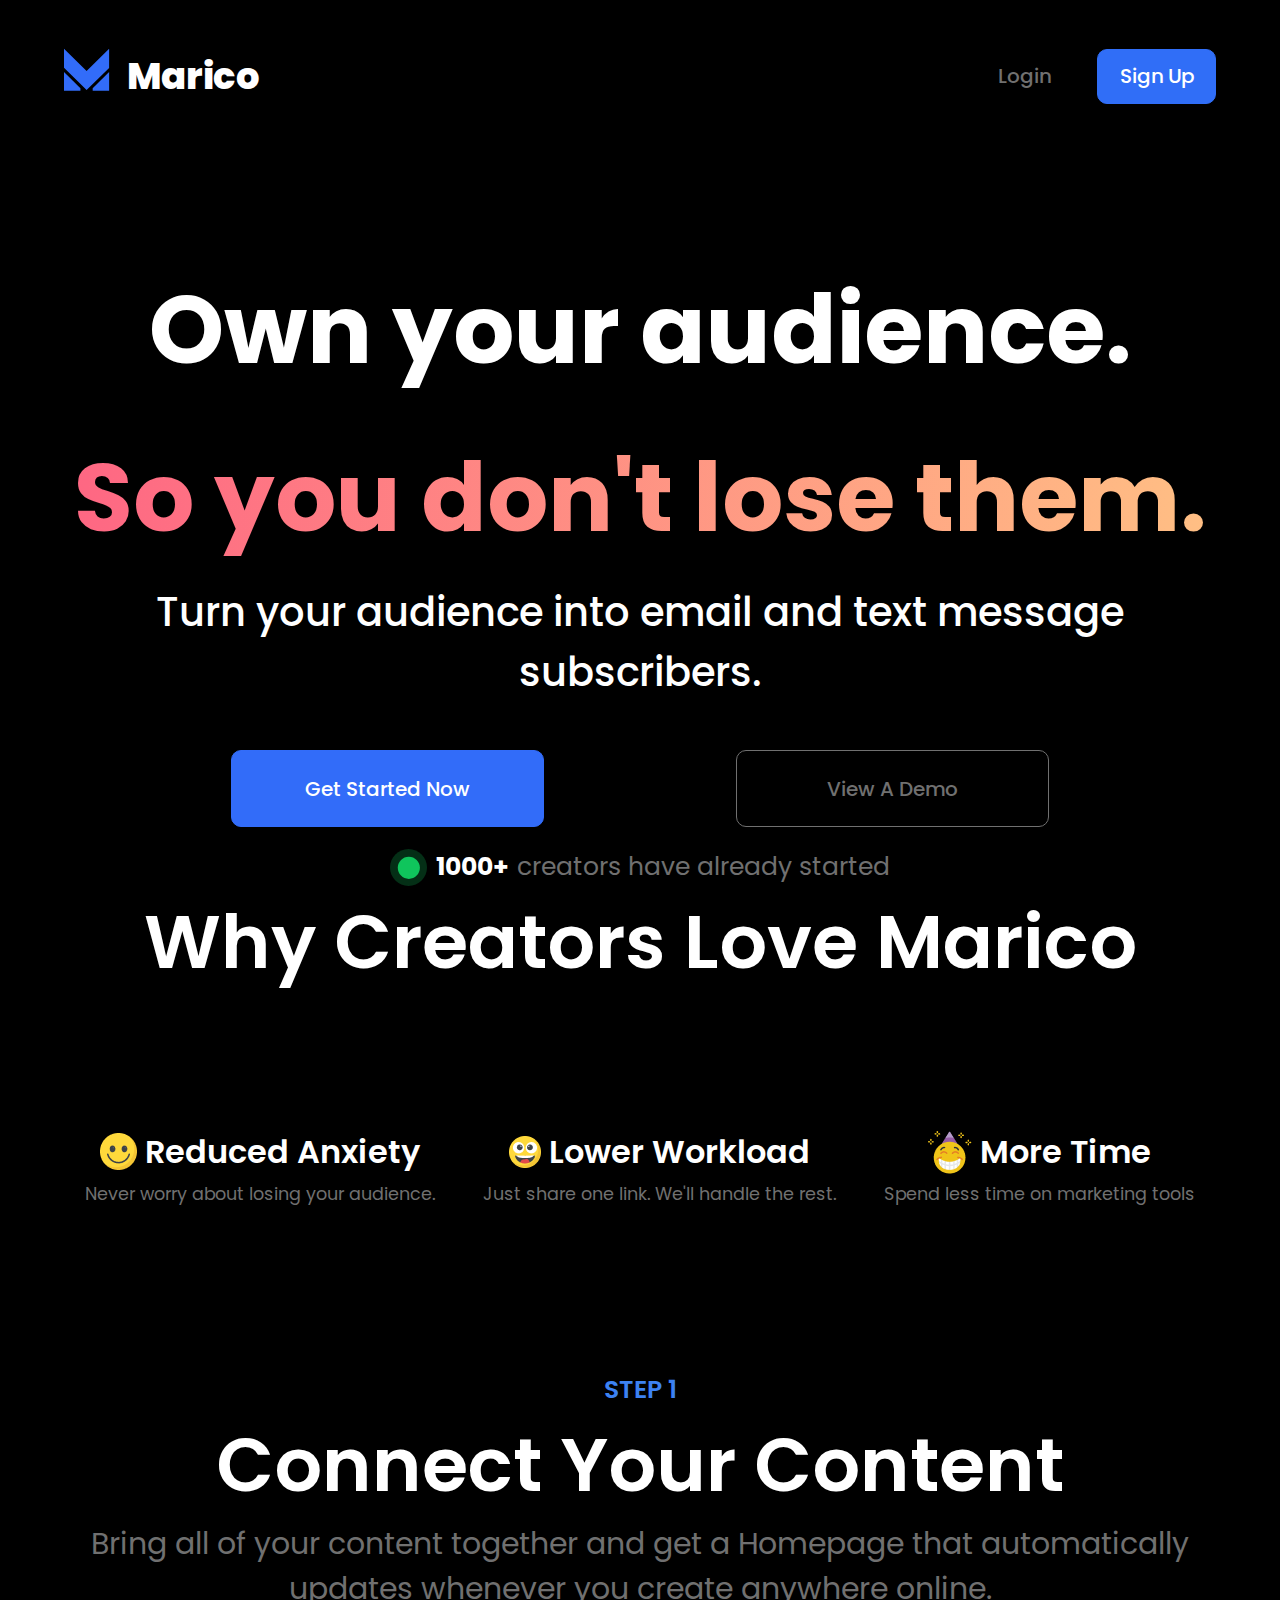
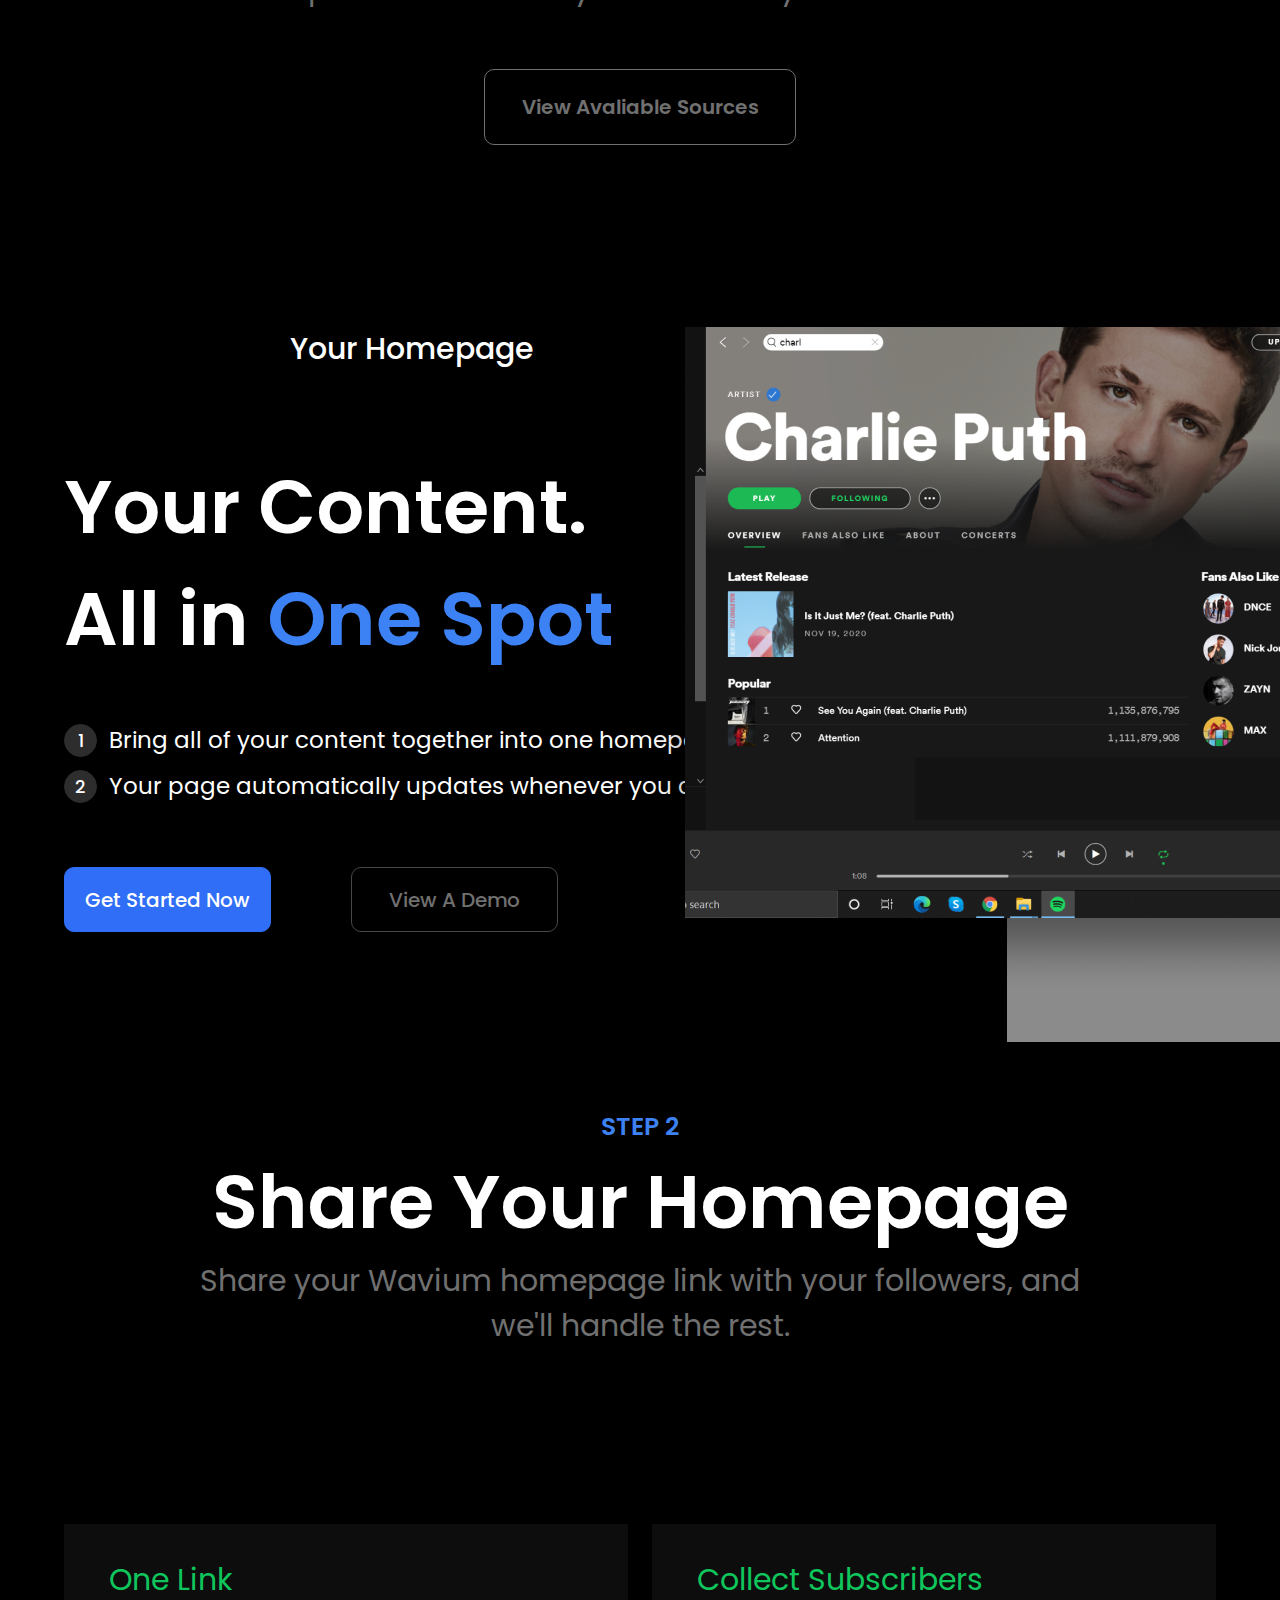
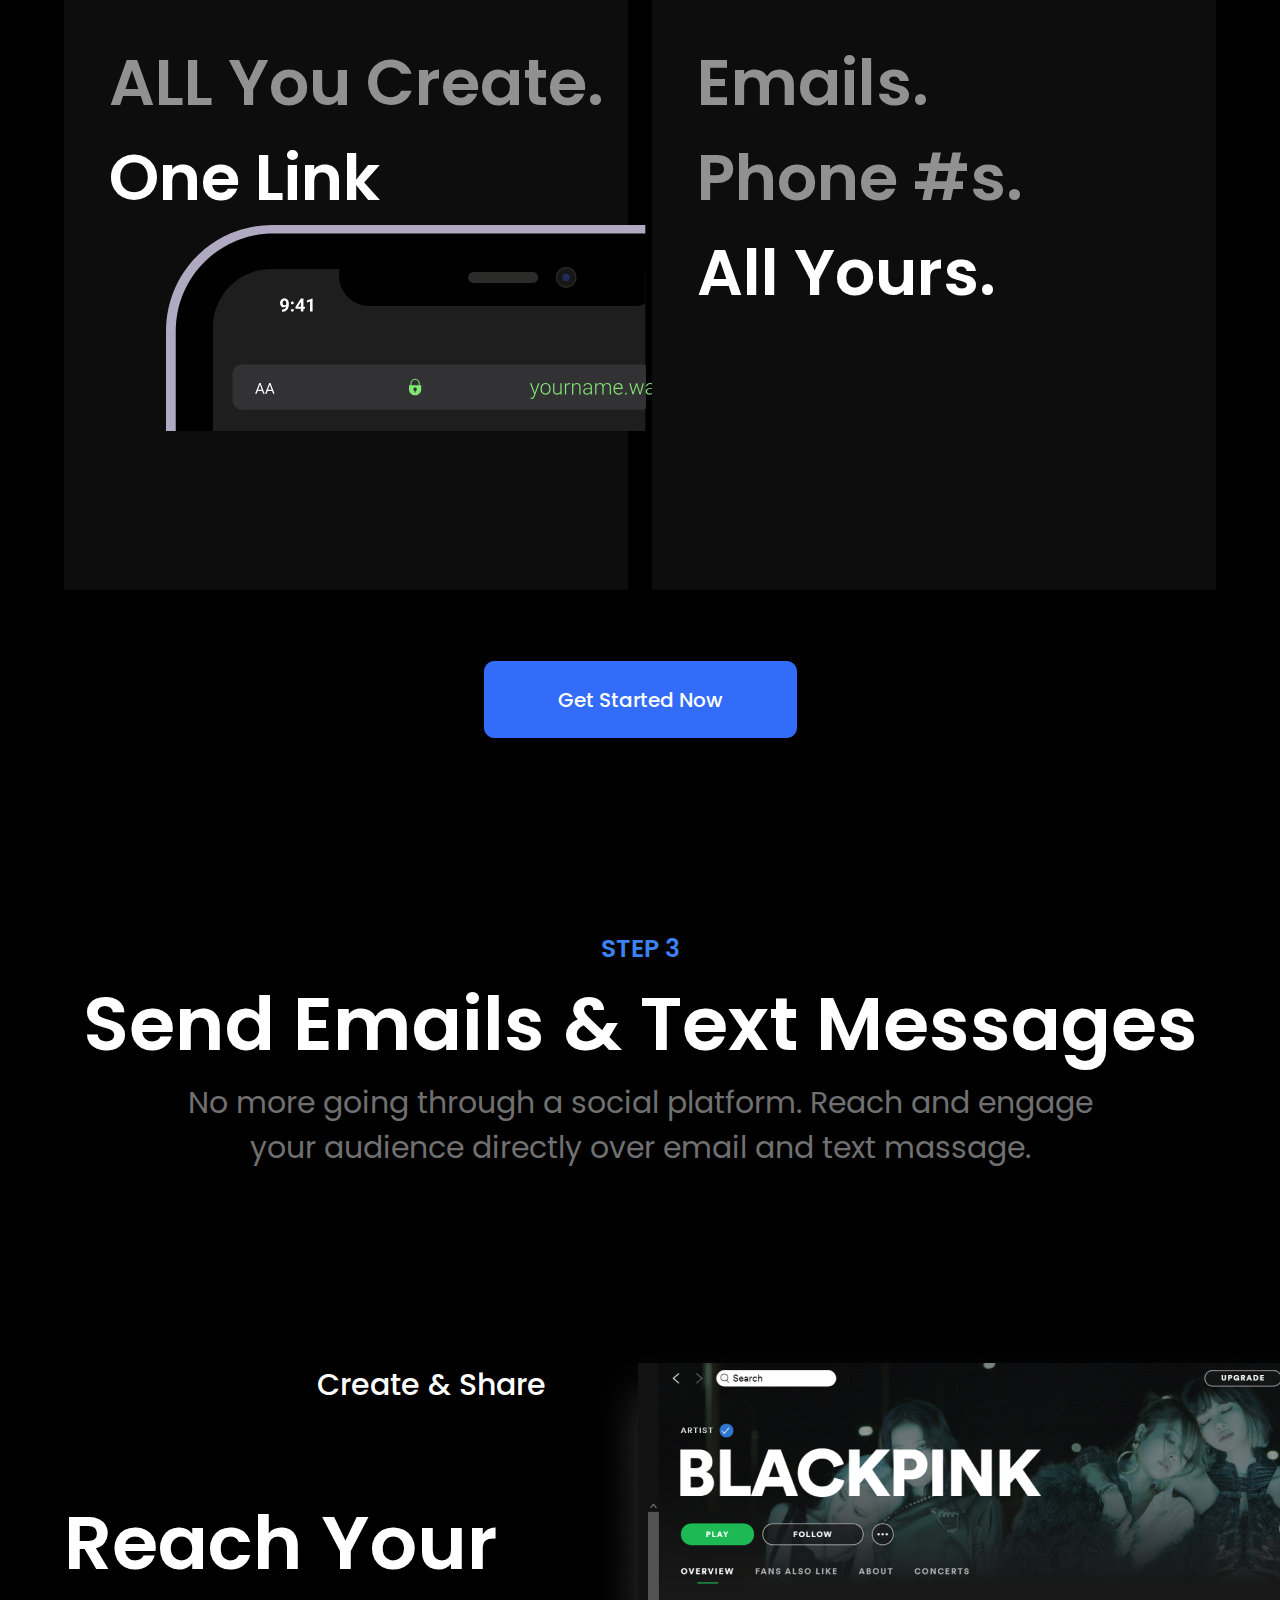
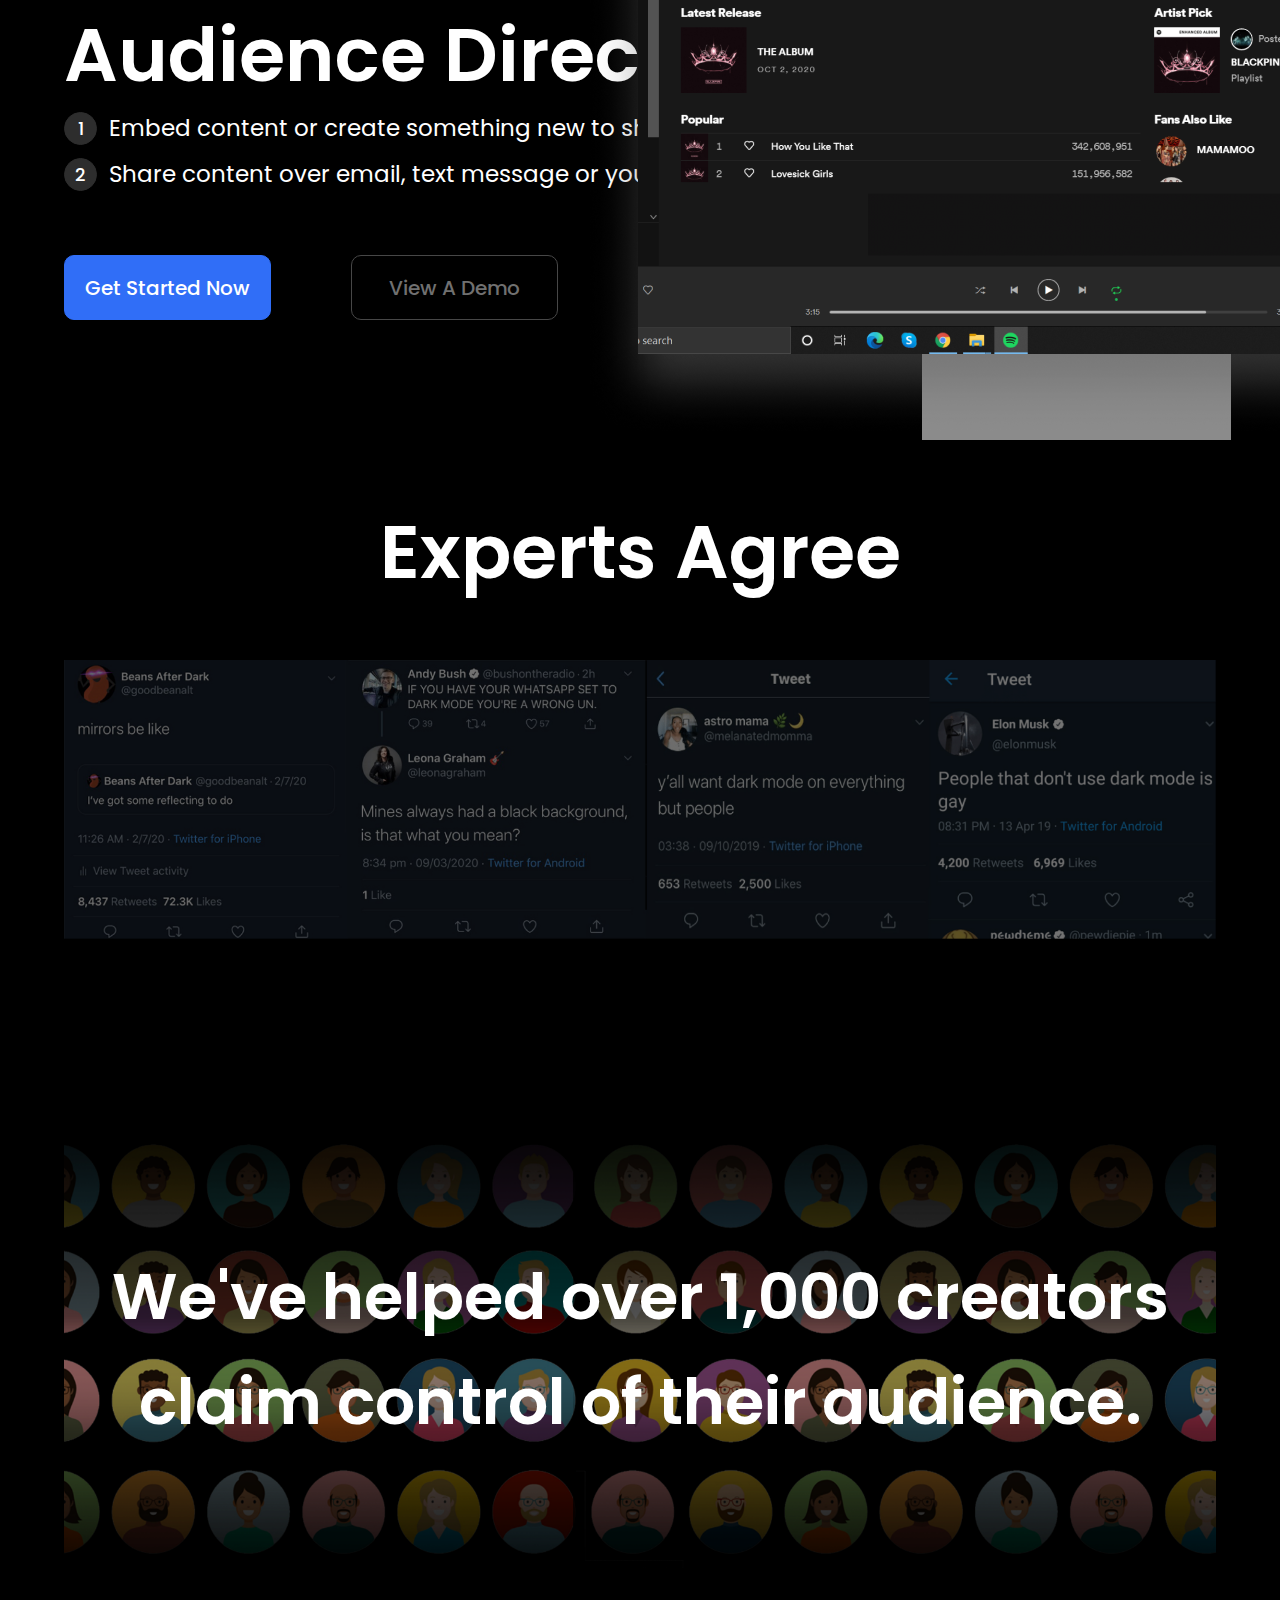
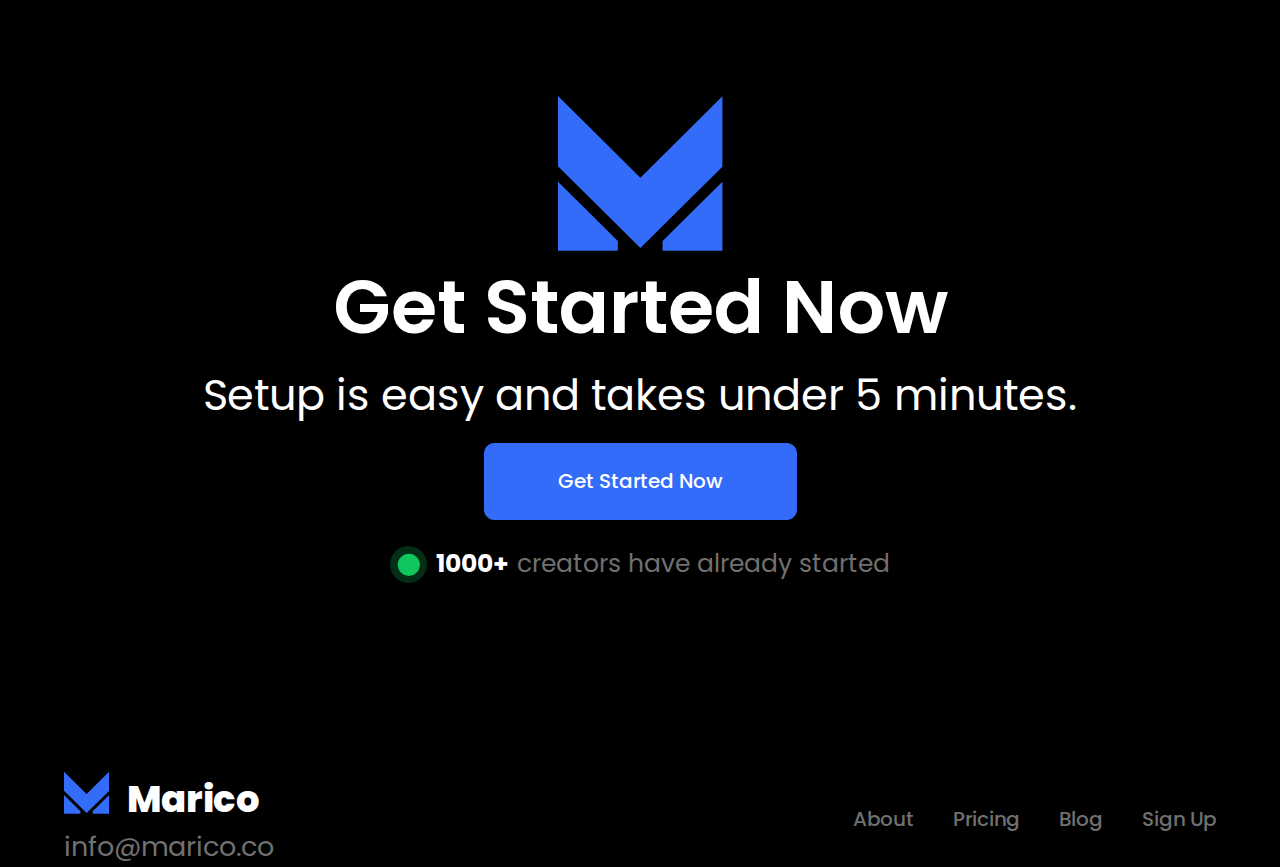
<file: index.html>
<!DOCTYPE html>
<html lang="en">
<head>
    <meta charset="UTF-8">
    <meta name="viewport" content="width=device-width, initial-scale=1.0">
    <title>Index | Marico</title>
    <link rel="preconnect" href="https://fonts.googleapis.com">
    <link rel="preconnect" href="https://fonts.gstatic.com" crossorigin>
    <link href="https://fonts.googleapis.com/css2?family=Poppins:wght@400;500;600;700;800&display=swap" rel="stylesheet">
    <link rel="stylesheet" href="css/reset.css">
    <link rel="stylesheet" href="css/style.css">
</head>
<body class="no-scroll">
    <div class="wrapper">
        <header class="header">
            <div class="container">
                <div class="header__inner">
                    <div class="header__logo">
                        <img class="header__image" src="img/logo.svg" alt="">
                        <h2 class="header__logo-title"> <a href="index.html">Marico</a></h2>
                    </div>
                    <nav class="nav">
                        <button class="menu__btn">
                            <span></span>
                            <span></span>
                            <span></span>
                        </button>
                        <ul class="nav__list nav__list--active" style="display: none">
                            <li class="nav__list-item"><a class="nav__list-link" href="index.html">Use Cases</a></li>
                            <li class="nav__list-item"><a class="nav__list-link" href="about.html">About</a></li>
                            <li class="nav__list-item"><a class="nav__list-link" href="pricing.html">Pricing</a></li>
                            <li class="nav__list-item"><a class="nav__list-link" href="blog.html">Blog</a></li>
                        </ul>
                    </nav>
                    <div class="header__auth">
                        <div class="header__login"><a class="header__login-link" href="login.html">Login</a></div>
                        <button class="header__button" type="button"><a href="signup.html">Sign Up</a></button>                    
                    </div>
                </div>
                <div class="header__main">
                    <div class="header__caption">
                        <h1 class="header__title">Own your audience.<br><span>So you don't lose them.</span></h1>
                    </div>
                    <div class="header__desc">
                        <p class="header__text">Turn your audience into email and text message subscribers.</p>
                    </div>
                    <div class="header__control">
                        <button class="button__start" type="button"><a href="#">Get Started Now</a></button>
                        <button class="button__demo" type="button"><a href="#">View A Demo</a></button>
                    </div>
                    <div class="header__create">
                        <img src="img/dot.svg" alt="">
                        <h3 class="header__number">1000+</h3>
                        <p class="header__summary">creators have already started</p>
                    </div>
                </div>
            </div>
        </header>
        <main class="main">
            <section class="create">
                <div class="container">
                    <div class="create__inner">
                        <div class="create__title">
                            <h2 class="section__title">Why Creators Love Marico</h2>
                        </div>
                        <div class="create__main">
                            <div class="create__list">
                                <div class="create__smile">
                                    <img src="img/smile_emoji.png" alt="">
                                    <h2 class="create__smile-title">Reduced Anxiety</h2>
                                </div>
                                <p class="create__desc">Never worry about losing your audience.</p>
                            </div>
                            <div class="create__list">
                                <div class="create__smile">
                                    <img src="img/happy_emoji.png" alt="">
                                    <h2 class="create__smile-title">Lower Workload</h2>
                                </div>
                                <p class="create__desc">Just share one link. We'll handle the rest.</p>
                            </div>
                            <div class="create__list">
                                <div class="create__smile">
                                    <img src="img/party_emoji.png" alt="">
                                    <h2 class="create__smile-title">More Time</h2>
                                </div>
                                <p class="create__desc">Spend less time on marketing tools</p>
                            </div>                        
                        </div>
                    </div>
                </div>
            </section>
            <section class="connect">
                <div class="container">
                    <div class="connect__inner">
                        <div class="connect__main">
                            <h3 class="section__subtitle">STEP 1</h3>
                            <h2 class="section__title">Connect Your Content</h2>
                            <p class="section__desc">Bring all of your content together and get a Homepage that
                                automatically updates whenever you create anywhere online.</p>
                        </div>
                        <div class="connect__button">
                            <button class="button__view" type="button"><a href="#">View Avaliable Sources</a></button>
                        </div>
                    </div>
                </div>
            </section>
            <section class="homepage">
                <div class="container">
                    <div class="homepage__inner">
                        <div class="homepage__main">
                            <div class="homepage__heading">
                                <h3 class="section__heading">Your Homepage</h3>
                                <h2 class="section__title">Your Content. <br> All in <span class="homepage__title-span">One Spot</span></h2>
                            </div>
                            <div class="section__list">
                                <div class="section__list-item">
                                    <h2 class="section__list-title">1</h2>
                                    <p class="section__list-desc">Bring all of your content together into one homepage.</p>                            
                                </div>
                                <div class="section__list-item">
                                    <h2 class="section__list-title">2</h2>
                                    <p class="section__list-desc">Your page automatically updates whenever you create.</p>                            
                                </div>
                            </div>
                            <div class="section__button">
                                <button class="button__started" type="button"><a href="#">Get Started Now</a></button>
                                <button class="button__demos" type="button"><a href="#">View A Demo</a></button>
                            </div>                        
                        </div>
                        <div class="section__element">
                            <img class="section__image" src="img/spotify.png" alt="">
                        </div>
                    </div>
                </div>
            </section>
            <section class="share">
                <div class="container">
                    <div class="share__inner">
                        <div class="share__heading">
                            <h3 class="section__subtitle">STEP 2</h3>
                            <h2 class="section__title">Share Your Homepage</h2>
                            <p class="section__desc">Share your Wavium homepage link with your followers, and <br>
                                we'll handle the rest.</p>
                        </div>
                        <div class="share__list">
                            <div class="share__link">
                                <h3 class="share__subtitle">One Link</h3>
                                <h2 class="share__title">ALL You Create. <br><span>One Link</span></h2>
                                <img class="share__mobile" src="img/mobile.svg" alt="">                                
                            </div>
                            <div class="share__collect">
                                <h3 class="share__subtitle">Collect Subscribers</h3>
                                <h2 class="share__title">Emails. <br> Phone #s. <br> <span>All Yours.</span></h2>
                            </div>
                        </div>
                        <div class="share__button">
                            <button class="button__start" type="button"><a href="#">Get Started Now</a></button>
                        </div>
                    </div>
                </div>
            </section>
            <section class="send">
                <div class="container">
                    <div class="send__inner">
                        <div class="send__heading">
                            <h3 class="section__subtitle">STEP 3</h3>
                            <h2 class="section__title">Send Emails & Text Messages</h2>
                            <p class="section__desc">No more going through a social platform. Reach and engage <br>
                                your audience directly over email and text massage.</p>
                        </div>
                    </div>
                </div>
            </section>
            <section class="reach">
                <div class="container">
                    <div class="reach__inner">
                        <div class="reach__main">
                            <div class="reach__heading">
                                <h3 class="section__heading">Create & Share</h3>
                                <h2 class="section__title">Reach Your <br> Audience <span class="reach__title-span">Directly.</span> </h2>
                            </div>
                            <div class="section__list">
                                <div class="section__list-item">
                                    <h2 class="section__list-title">1</h2>
                                    <p class="section__list-desc">Embed content or create something new to share.</p>                            
                                </div>
                                <div class="section__list-item">
                                    <h2 class="section__list-title">2</h2>
                                    <p class="section__list-desc">Share content over email, text message or your homepage.</p>                            
                                </div>
                            </div>
                            <div class="section__button">
                                <button class="button__started" type="button"><a href="#">Get Started Now</a></button>
                                <button class="button__demos" type="button"><a href="#">View A Demo</a></button>
                            </div>                              
                        </div>
                        <div class="section__element">
                            <img class="section__image" src="img/spotify1.png" alt="">
                        </div>                        
                    </div>
                </div>
            </section>
            <section class="experts">
                <div class="container">
                    <div class="experts__inner">
                        <div class="experts__heading">
                            <h2 class="section__title">Experts Agree</h2>
                        </div>
                        <div class="experts__reaction">
                            <img class="experts__twitter" src="img/twitter.png" alt="">
                        </div>
                    </div>
                </div>
            </section>
            <section class="gratitude">
                <div class="container">
                    <div class="gratitude__inner">
                        <div class="gratitude__main">
                            <img class="gratitude__image" src="img/collage.png" alt="">
                            <h2 class="gratitude__title">We've helped over 1,000 creators <br> claim control of their audience.</h2>
                        </div>
                    </div>
                </div>
            </section>
            <section class="start">
                <div class="container">
                    <div class="start__inner">
                        <div class="start__main">
                            <div class="start__image">
                                <img src="img/logo__big.svg" alt="">
                            </div>
                            <div class="start__heading">
                                <h2 class="section__title">Get Started Now</h2>
                                <div class="section__text">Setup is easy and takes under 5 minutes.</div>
                            </div>
                            <div class="start__button">
                                <button class="button__start" type="button"><a href="#">Get Started Now</a></button>
                            </div>
                            <div class="header__create">
                                <img src="img/dot.svg" alt="">
                                <h3 class="header__number">1000+</h3>
                                <p class="header__summary">creators have already started</p>
                            </div>                            
                        </div>
                    </div>
                </div>
            </section>
        </main>
        <footer class="footer">
            <div class="container">
                <div class="footer__inner">
                    <div class="footer__main">
                        <div class="footer__logo">
                            <img src="img/logo.svg" alt="">
                            <div class="footer__title">Marico</div>
                        </div>
                        <div class="footer__text">info@marico.co</div>
                    </div>
                    <div class="footer__list">
                        <li class="footer__list-item"><a class="footer__list-link" href="about.html">About</a></li>
                        <li class="footer__list-item"><a class="footer__list-link" href="pricing.html">Pricing</a></li>
                        <li class="footer__list-item"><a class="footer__list-link" href="blog.html">Blog</a></li>
                        <li class="footer__list-item"><a class="footer__list-link" href="signup.html">Sign Up</a></li>
                    </div>
                </div>
            </div>
        </footer>
    </div>
    <script src="https://ajax.googleapis.com/ajax/libs/jquery/3.7.0/jquery.min.js"></script>
    <script src="js/main.js"></script>
</body>
</html>
</file>
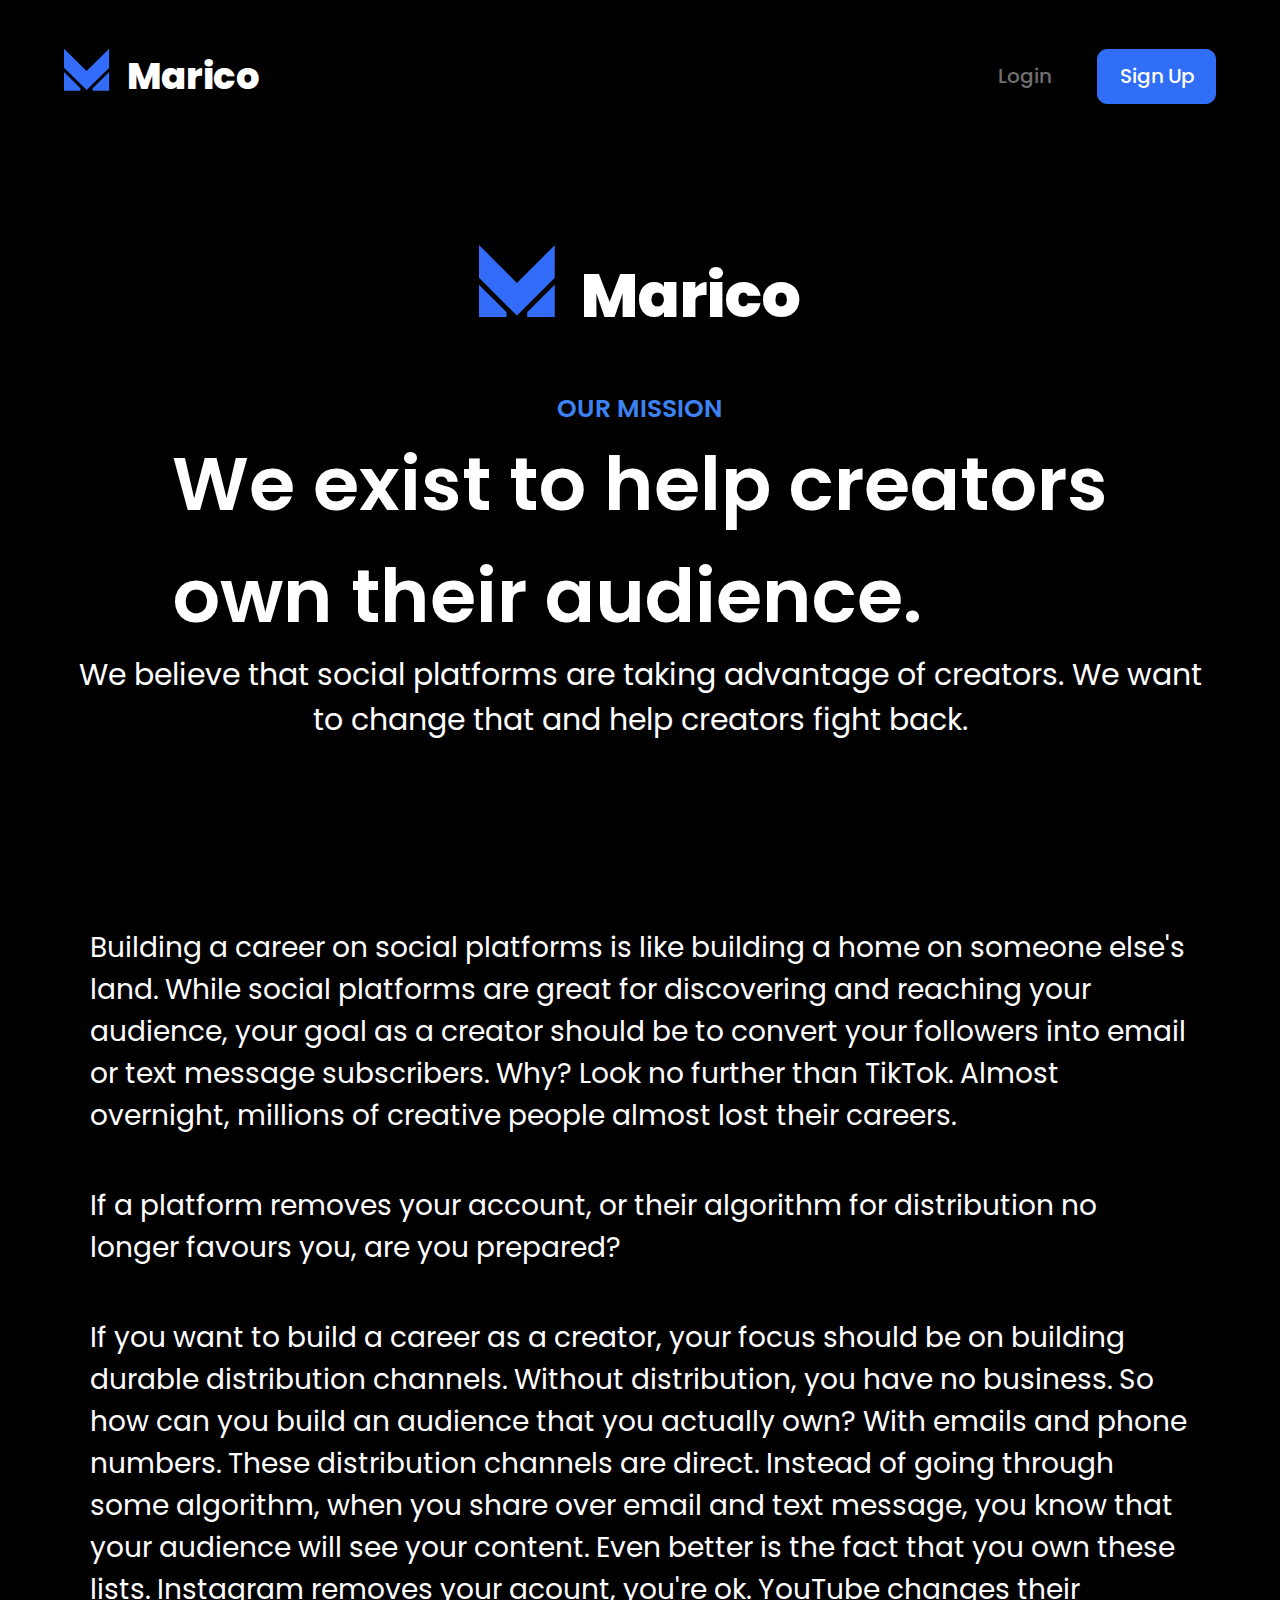
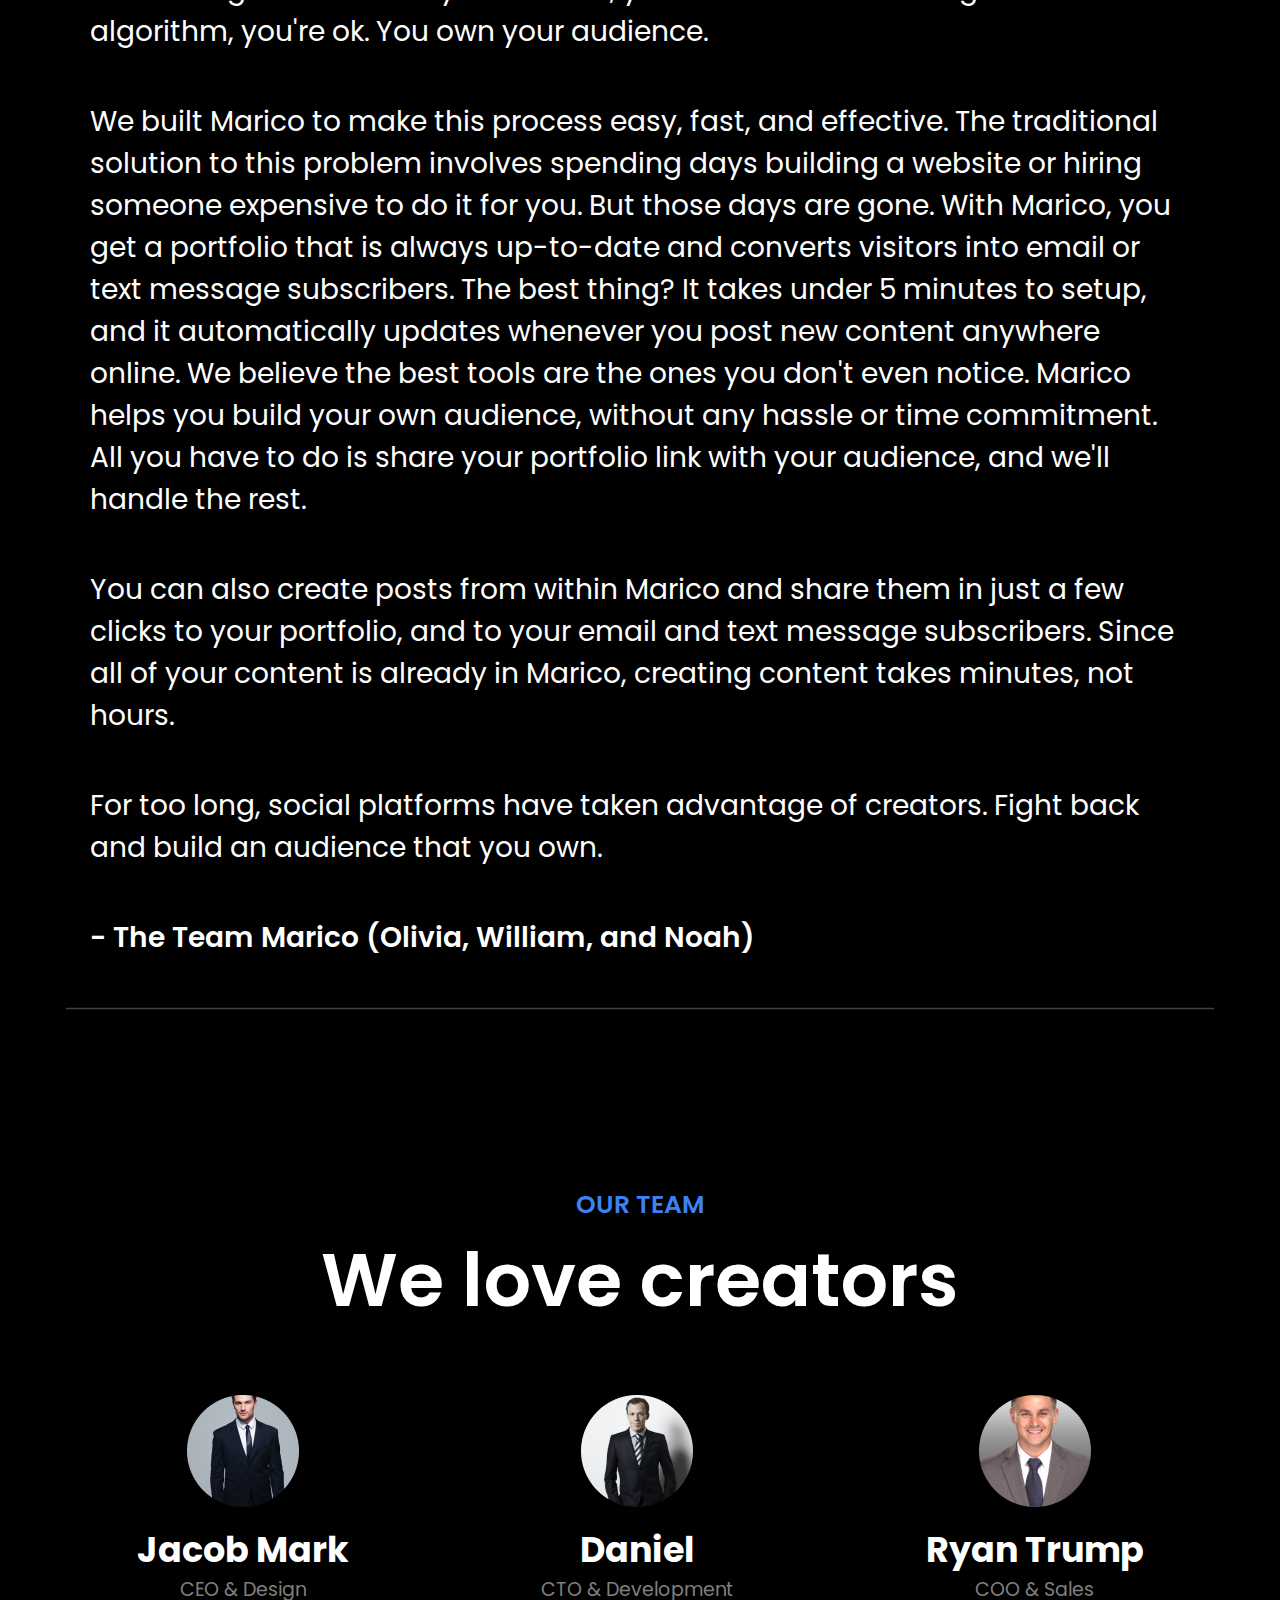
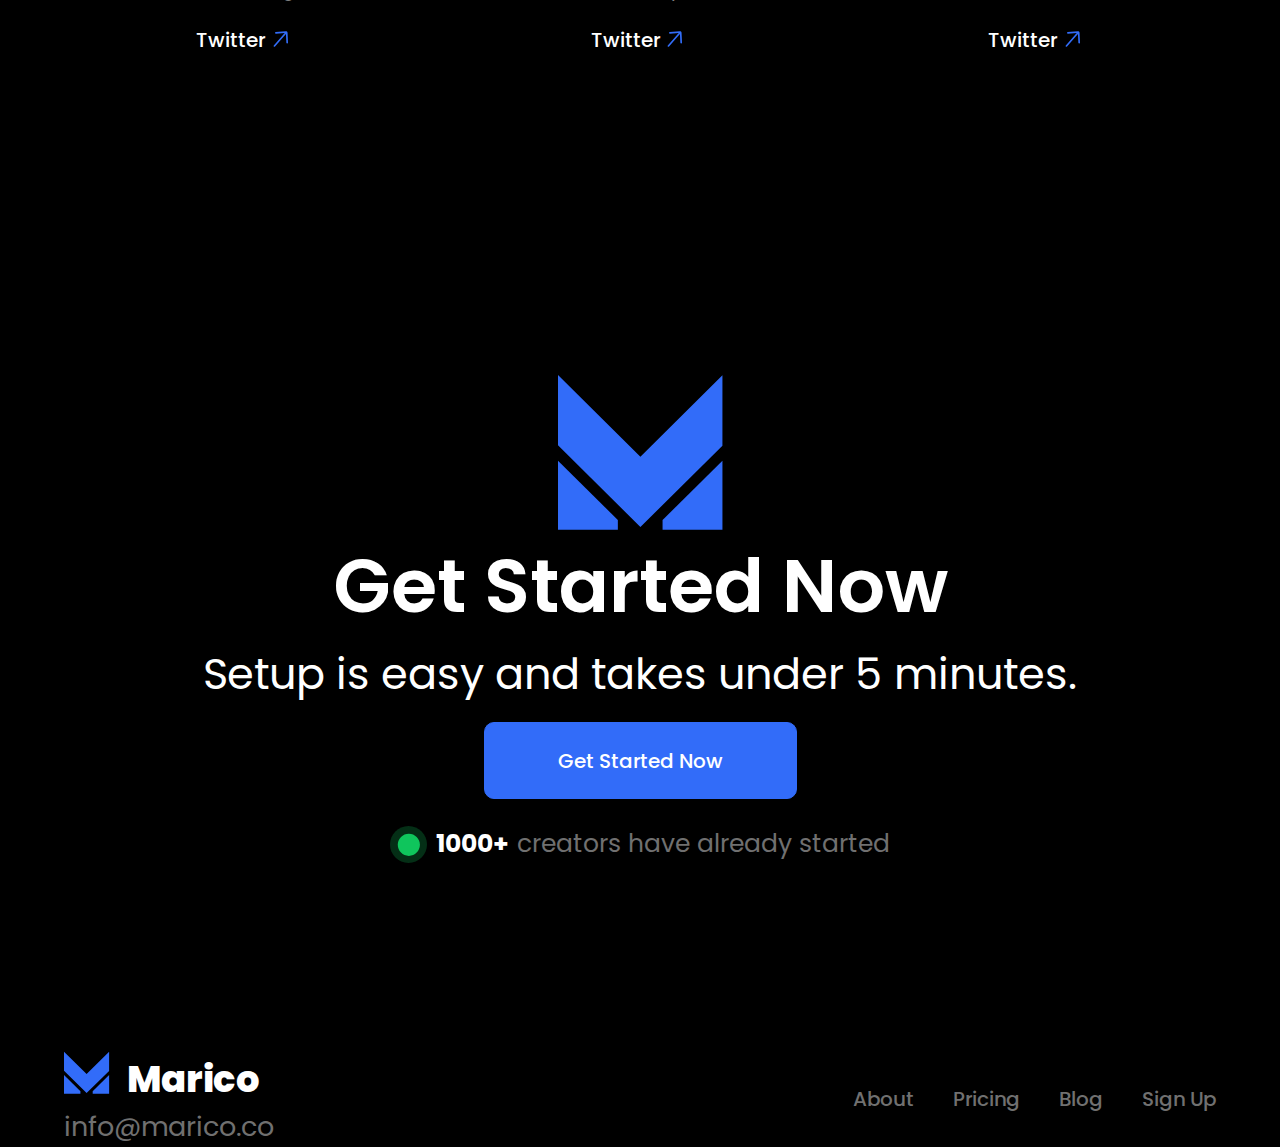
<file: about.html>
<!DOCTYPE html>
<html lang="en">
<head>
    <meta charset="UTF-8">
    <meta name="viewport" content="width=device-width, initial-scale=1.0">
    <title>About | Marico</title>
    <link rel="preconnect" href="https://fonts.googleapis.com">
    <link rel="preconnect" href="https://fonts.gstatic.com" crossorigin>
    <link href="https://fonts.googleapis.com/css2?family=Poppins:wght@400;500;600;700;800&display=swap" rel="stylesheet">
    <link rel="stylesheet" href="css/reset.css">
    <link rel="stylesheet" href="css/style.css">
</head>
<body>
    <div class="wrapper">
        <header class="header">
            <div class="container">
                <div class="header__inner">
                    <div class="header__logo">
                        <img src="img/logo.svg" alt="">
                        <h2 class="header__logo-title"> <a href="index.html">Marico</a></h2>
                    </div>
                    <nav class="nav">
                        <button class="menu__btn">
                            <span></span>
                            <span></span>
                            <span></span>
                        </button>
                        <ul class="nav__list nav__list--active" style="display: none">
                            <li class="nav__list-item"><a class="nav__list-link" href="index.html">Use Cases</a></li>
                            <li class="nav__list-item"><a class="nav__list-link" href="about.html">About</a></li>
                            <li class="nav__list-item"><a class="nav__list-link" href="pricing.html">Pricing</a></li>
                            <li class="nav__list-item"><a class="nav__list-link" href="blog.html">Blog</a></li>
                        </ul>
                    </nav>
                    <div class="header__auth">
                        <div class="header__login"><a class="header__login-link" href="login.html">Login</a></div>
                        <button class="header__button" type="button"><a href="signup.html">Sign Up</a></button>                    
                    </div>
                </div>
            </div>
        </header>
        <main class="main">
            <section class="mission">
                <div class="container">
                    <div class="mission__inner">
                        <div class="mission__logo">
                            <img src="img/logo__big.svg" width="76.42px" height="71.32px" alt="">
                            <h2 class="mission__logo-title">Marico</h2>
                        </div>
                        <div class="mission__main">
                            <h3 class="section__subtitle">OUR MISSION</h3>
                            <h2 class="section__title">We exist to help creators <br>
                                own their audience.</h2>
                            <p class="section__desc mission__painting">We believe that social platforms are taking advantage of creators.
                                We want to change that and help creators fight back. </p>
                        </div>
                    </div>
                    <div class="mission__desc">
                        <p class="mission__text">Building a career on social platforms is like building a home on someone else's
                            land. While social platforms are great for discovering and reaching your audience,
                            your goal as a creator should be to convert your followers into email or text
                            message subscribers. Why? Look no further than TikTok. Almost overnight,
                            millions of creative people almost lost their careers. </p>
                        <p class="mission__text">If a platform removes your account, or their algorithm for distribution no longer
                            favours you, are you prepared? </p>
                        <p class="mission__text">If you want to build a career as a creator, your focus should be on building durable
                            distribution channels. Without distribution, you have no business. So how can you
                            build an audience that you actually own? With emails and phone numbers. These
                            distribution channels are direct. Instead of going through some algorithm, when
                            you share over email and text message, you know that your audience will see your
                            content. Even better is the fact that you own these lists. Instagram removes your
                            acount, you're ok. YouTube changes their algorithm, you're ok. You own your
                            audience. </p>
                        <p class="mission__text">We built Marico to make this process easy, fast, and effective. The traditional
                            solution to this problem involves spending days building a website or hiring
                            someone expensive to do it for you. But those days are gone. With Marico, you
                            get a portfolio that is always up-to-date and converts visitors into email or text
                            message subscribers. The best thing? It takes under 5 minutes to setup, and it
                            automatically updates whenever you post new content anywhere online. We
                            believe the best tools are the ones you don't even notice. Marico helps you build
                            your own audience, without any hassle or time commitment. All you have to do is
                            share your portfolio link with your audience, and we'll handle the rest. </p>
                        <p class="mission__text">You can also create posts from within Marico and share them in just a few clicks
                            to your portfolio, and to your email and text message subscribers. Since all of your
                            content is already in Marico, creating content takes minutes, not hours. </p>
                        <p class="mission__text">For too long, social platforms have taken advantage of creators. Fight back and
                            build an audience that you own. </p>
                        <p class="mission__about">- The Team Marico (Olivia, William, and Noah) </p>
                        <img class="mission__line" src="img/line.png" alt="">
                    </div>
                </div>
            </section>
            <section class="team">
                <div class="container">
                    <div class="team__inner">
                        <div class="team__heading">
                            <h3 class="section__subtitle">OUR TEAM</h3>
                            <h2 class="section__title">We love creators</h2>
                        </div>
                        <div class="team__main">
                            <div class="team__create">
                                <img class="team__image" src="img/jacob.png" alt="">
                                <h2 class="team__title">Jacob Mark</h2>
                                <p class="team__desc">CEO & Design</p>
                                <a class="team__link" href="https://twitter.com">Twitter</a>
                            </div>
                            <div class="team__create">
                                <img class="team__image" src="img/daniel.png" alt="">
                                <h2 class="team__title">Daniel</h2>
                                <p class="team__desc">CTO & Development</p>
                                <a class="team__link" href="https://twitter.com">Twitter</a>
                            </div>
                            <div class="team__create">
                                <img class="team__image" src="img/ryan.png" alt="">
                                <h2 class="team__title">Ryan Trump</h2>
                                <p class="team__desc">COO & Sales</p>
                                <a class="team__link" href="https://twitter.com">Twitter</a>
                            </div>
                        </div>
                    </div>
                </div>
            </section>
            <section class="start">
                <div class="container">
                    <div class="start__inner">
                        <div class="start__main">
                            <div class="start__image">
                                <img src="img/logo__big.svg" alt="">
                            </div>
                            <div class="start__heading">
                                <h2 class="section__title">Get Started Now</h2>
                                <div class="section__text">Setup is easy and takes under 5 minutes.</div>
                            </div>
                            <div class="start__button">
                                <button class="button__start" type="button"><a href="#">Get Started Now</a></button>
                            </div>
                            <div class="header__create">
                                <img src="img/dot.svg" alt="">
                                <h3 class="header__number">1000+</h3>
                                <p class="header__summary">creators have already started</p>
                            </div>                            
                        </div>
                    </div>
                </div>
            </section>
            
        </main>
        <footer class="footer">
            <div class="container">
                <div class="footer__inner">
                    <div class="footer__main">
                        <div class="footer__logo">
                            <img src="img/logo.svg" alt="">
                            <div class="footer__title">Marico</div>
                        </div>
                        <div class="footer__text">info@marico.co</div>
                    </div>
                    <div class="footer__list">
                        <li class="footer__list-item"><a class="footer__list-link" href="about.html">About</a></li>
                        <li class="footer__list-item"><a class="footer__list-link" href="pricing.html">Pricing</a></li>
                        <li class="footer__list-item"><a class="footer__list-link" href="blog.html">Blog</a></li>
                        <li class="footer__list-item"><a class="footer__list-link" href="signup.html">Sign Up</a></li>
                    </div>
                </div>
            </div>
        </footer>
    </div>
    <script src="https://ajax.googleapis.com/ajax/libs/jquery/3.7.0/jquery.min.js"></script>
    <script src="js/main.js"></script>
</body>
</html>
</file>
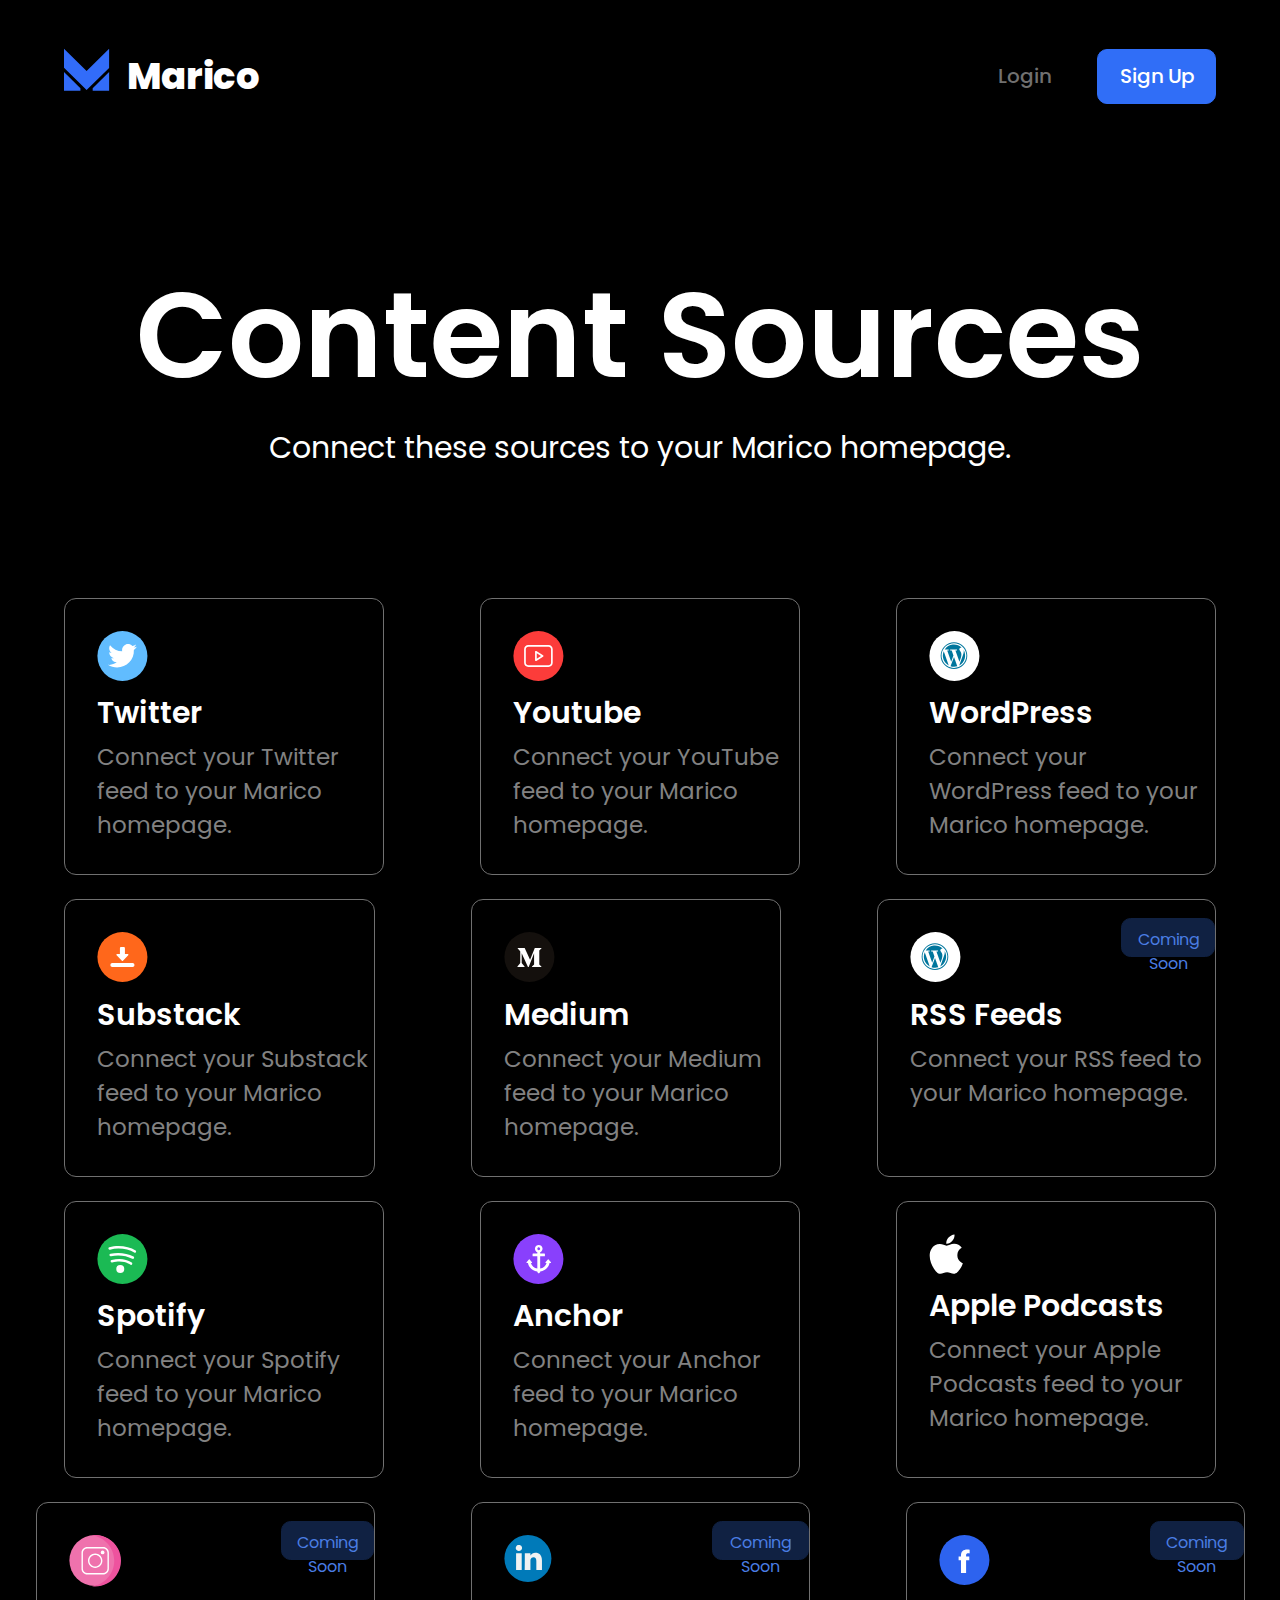
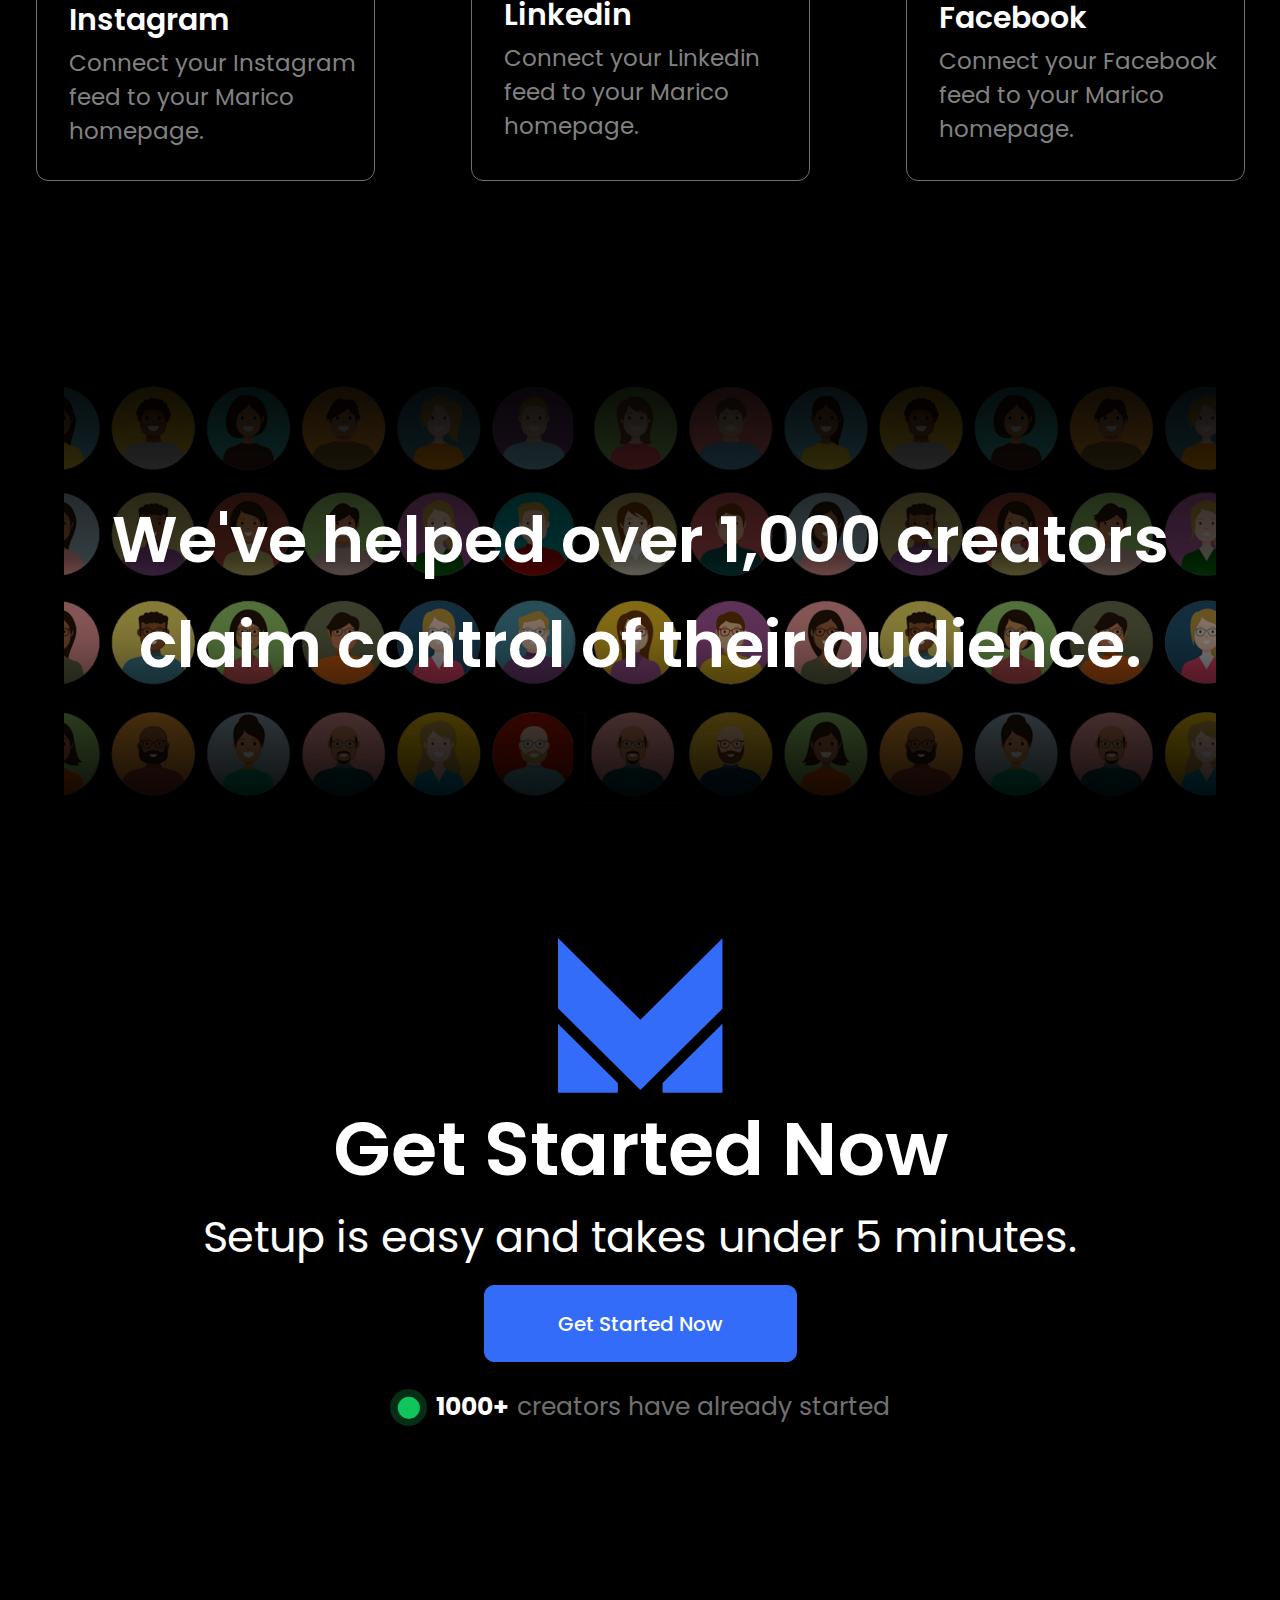
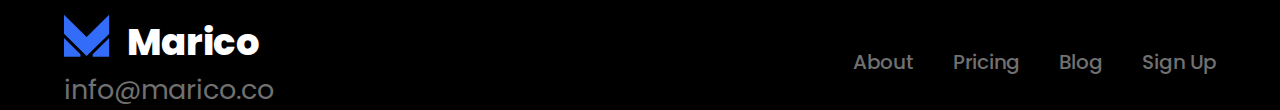
<file: blog.html>
<!DOCTYPE html>
<html lang="en">
<head>
    <meta charset="UTF-8">
    <meta name="viewport" content="width=device-width, initial-scale=1.0">
    <title>Blog | Marico</title>
    <link rel="preconnect" href="https://fonts.googleapis.com">
    <link rel="preconnect" href="https://fonts.gstatic.com" crossorigin>
    <link href="https://fonts.googleapis.com/css2?family=Poppins:wght@400;500;600;700;800&display=swap" rel="stylesheet">
    <link rel="stylesheet" href="css/reset.css">
    <link rel="stylesheet" href="css/style.css">
</head>
<body>
    <div class="wrapper">
        <header class="header">
            <div class="container">
                <div class="header__inner">
                    <div class="header__logo">
                        <img src="img/logo.svg" alt="">
                        <h2 class="header__logo-title"> <a href="index.html">Marico</a></h2>
                    </div>
                    <nav class="nav">
                        <button class="menu__btn">
                            <span></span>
                            <span></span>
                            <span></span>
                        </button>
                        <ul class="nav__list nav__list--active" style="display: none">
                            <li class="nav__list-item"><a class="nav__list-link" href="index.html">Use Cases</a></li>
                            <li class="nav__list-item"><a class="nav__list-link" href="about.html">About</a></li>
                            <li class="nav__list-item"><a class="nav__list-link" href="pricing.html">Pricing</a></li>
                            <li class="nav__list-item"><a class="nav__list-link" href="blog.html">Blog</a></li>
                        </ul>
                    </nav>
                    <div class="header__auth">
                        <div class="header__login"><a class="header__login-link" href="login.html">Login</a></div>
                        <button class="header__button" type="button"><a href="signup.html">Sign Up</a></button>                    
                    </div>
                </div>
            </div>
        </header>
        <main class="main">
            <section class="content">
                <div class="container">
                    <div class="content__inner">
                        <div class="content__heading">
                            <h2 class="content__title">Content Sources</h2>
                            <div class="content__desc">Connect these sources to your Marico homepage.</div>
                        </div>
                        <div class="content__main-one">
                            <div class="content__list">
                                <div class="content__list-image">
                                    <img class="content__list-image" src="img/twitter_logo.svg" alt="">
                                </div>
                                <div class="content__list-naming">
                                    <h2 class="content__list-title"><a href="https://twitter.com">Twitter</a></h2>
                                </div>
                                <div class="content__list-desc">
                                    <p class="content__list-text">Connect your Twitter feed to
                                        your Marico homepage.</p>
                                </div>
                            </div>
                            <div class="content__list">
                                <div class="content__list-image">
                                    <img class="content__list-image" src="img/youtube_logo.svg" alt="">
                                </div>
                                <div class="content__list-naming">
                                    <h2 class="content__list-title"><a href="https://youtube.com">Youtube</a></h2>
                                </div>
                                <div class="content__list-desc">
                                    <p class="content__list-text">Connect your YouTube feed to
                                        your Marico homepage.</p>
                                </div>
                            </div>
                            <div class="content__list">
                                <div class="content__list-image">
                                    <img class="content__list-image" src="img/wordpress_logo.svg" alt="">
                                </div>
                                <div class="content__list-naming">
                                    <h2 class="content__list-title"><a href="https://wordpress.com">WordPress</a></h2>
                                </div>
                                <div class="content__list-desc">
                                    <p class="content__list-text">Connect your WordPress feed
                                        to your Marico homepage.</p>
                                </div>
                            </div>
                        </div>
                        <div class="content__main-two">
                            <div class="content__list">
                                <div class="content__list-image">
                                    <img class="content__list-image" src="img/substack_logo.svg" alt="">
                                </div>
                                <div class="content__list-naming">
                                    <h2 class="content__list-title"><a href="https://substack.com/">Substack</a></h2>
                                </div>
                                <div class="content__list-desc">
                                    <p class="content__list-text">Connect your Substack feed to
                                        your Marico homepage.</p>
                                </div>
                            </div>
                            <div class="content__list">
                                <div class="content__list-image">
                                    <img class="content__list-image" src="img/medium_logo.svg" alt="">
                                </div>
                                <div class="content__list-naming">
                                    <h2 class="content__list-title"><a href="https://medium.com/">Medium</a></h2>
                                </div>
                                <div class="content__list-desc">
                                    <p class="content__list-text">Connect your Medium feed to
                                        your Marico homepage.</p>
                                </div>
                            </div>
                            <div class="content__list">
                                <div class="content__list-image">
                                    <img class="content__list-image" src="img/wordpress_logo.svg" alt="">
                                    <div class="content__list-coming">
                                        <p class="content__list-alt">Coming Soon</p>
                                    </div>
                                </div>
                                <div class="content__list-naming">
                                    <h2 class="content__list-title"><a href="https://rss.com/">RSS Feeds</a></h2>
                                </div>
                                <div class="content__list-desc">
                                    <p class="content__list-text">Connect your RSS feed to
                                        your Marico homepage.</p>
                                </div>
                            </div>
                        </div>
                        <div class="content__main-three">
                            <div class="content__list">
                                <div class="content__list-image">
                                    <img class="content__list-image" src="img/spotify_logo.svg" alt="">
                                </div>
                                <div class="content__list-naming">
                                    <h2 class="content__list-title"><a href="https://open.spotify.com/">Spotify</a></h2>
                                </div>
                                <div class="content__list-desc">
                                    <p class="content__list-text">Connect your Spotify feed to
                                        your Marico homepage.</p>
                                </div>
                            </div>
                            <div class="content__list">
                                <div class="content__list-image">
                                    <img class="content__list-image" src="img/anchor_logo.svg" alt="">
                                </div>
                                <div class="content__list-naming">
                                    <h2 class="content__list-title"><a href="https://podcasters.spotify.com/">Anchor</a></h2>
                                </div>
                                <div class="content__list-desc">
                                    <p class="content__list-text">Connect your Anchor feed to
                                        your Marico homepage.</p>
                                </div>
                            </div>
                            <div class="content__list">
                                <div class="content__list-image">
                                    <img class="content__list-image" src="img/apple_logo.svg" alt="">
                                </div>
                                <div class="content__list-naming">
                                    <h2 class="content__list-title"><a href="https://www.apple.com/apple-podcasts/">Apple Podcasts</a></h2>
                                </div>
                                <div class="content__list-desc">
                                    <p class="content__list-text">Connect your Apple Podcasts feed
                                        to your Marico homepage.</p>
                                </div>
                            </div>
                        </div>
                        <div class="content__main-four">
                            <div class="content__list">
                                <div class="content__list-image">
                                    <img class="content__list-image" src="img/instagram_logo.svg" alt="">
                                    <div class="content__list-coming">
                                        <p class="content__list-alt">Coming Soon</p>
                                    </div>
                                </div>
                                <div class="content__list-naming">
                                    <h2 class="content__list-title"><a href="https://instagram.com">Instagram</a></h2>
                                </div>
                                <div class="content__list-desc">
                                    <p class="content__list-text">Connect your Instagram feed to
                                        your Marico homepage.</p>
                                </div>
                            </div>
                            <div class="content__list">
                                <div class="content__list-image">
                                    <img class="content__list-image" src="img/linkedin_logo.svg" alt="">
                                    <div class="content__list-coming">
                                        <p class="content__list-alt">Coming Soon</p>
                                    </div>
                                </div>
                                <div class="content__list-naming">
                                    <h2 class="content__list-title"><a href="https://linkedin.com">Linkedin</a></h2>
                                </div>
                                <div class="content__list-desc">
                                    <p class="content__list-text">Connect your Linkedin feed to
                                        your Marico homepage.</p>
                                </div>
                            </div>
                            <div class="content__list">
                                <div class="content__list-image">
                                    <img class="content__list-image" src="img/facebook_logo.svg" alt="">
                                    <div class="content__list-coming">
                                        <p class="content__list-alt">Coming Soon</p>
                                    </div>
                                </div>
                                <div class="content__list-naming">
                                    <h2 class="content__list-title"><a href="https://facebook.com">Facebook</a></h2>
                                </div>
                                <div class="content__list-desc">
                                    <p class="content__list-text">Connect your Facebook feed
                                        to your Marico homepage.</p>
                                </div>
                            </div>
                        </div>
                    </div>
                </div>
            </section>
            <section class="gratitude">
                <div class="container">
                    <div class="gratitude__inner">
                        <div class="gratitude__main">
                            <img class="gratitude__image" src="img/collage.png" alt="">
                            <h2 class="gratitude__title">We've helped over 1,000 creators <br> claim control of their audience.</h2>
                        </div>
                    </div>
                </div>
            </section>
            <section class="start">
                <div class="container">
                    <div class="start__inner">
                        <div class="start__main">
                            <div class="start__image">
                                <img src="img/logo__big.svg" alt="">
                            </div>
                            <div class="start__heading">
                                <h2 class="section__title">Get Started Now</h2>
                                <div class="section__text">Setup is easy and takes under 5 minutes.</div>
                            </div>
                            <div class="start__button">
                                <button class="button__start" type="button"><a href="#">Get Started Now</a></button>
                            </div>
                            <div class="header__create">
                                <img src="img/dot.svg" alt="">
                                <h3 class="header__number">1000+</h3>
                                <p class="header__summary">creators have already started</p>
                            </div>                            
                        </div>
                    </div>
                </div>
            </section>
        </main>
        <footer class="footer">
            <div class="container">
                <div class="footer__inner">
                    <div class="footer__main">
                        <div class="footer__logo">
                            <img src="img/logo.svg" alt="">
                            <div class="footer__title">Marico</div>
                        </div>
                        <div class="footer__text">info@marico.co</div>
                    </div>
                    <div class="footer__list">
                        <li class="footer__list-item"><a class="footer__list-link" href="about.html">About</a></li>
                        <li class="footer__list-item"><a class="footer__list-link" href="pricing.html">Pricing</a></li>
                        <li class="footer__list-item"><a class="footer__list-link" href="blog.html">Blog</a></li>
                        <li class="footer__list-item"><a class="footer__list-link" href="signup.html">Sign Up</a></li>
                    </div>
                </div>
            </div>
        </footer>
    </div>
    <script src="https://ajax.googleapis.com/ajax/libs/jquery/3.7.0/jquery.min.js"></script>
    <script src="js/main.js"></script>
</body>
</html>
</file>
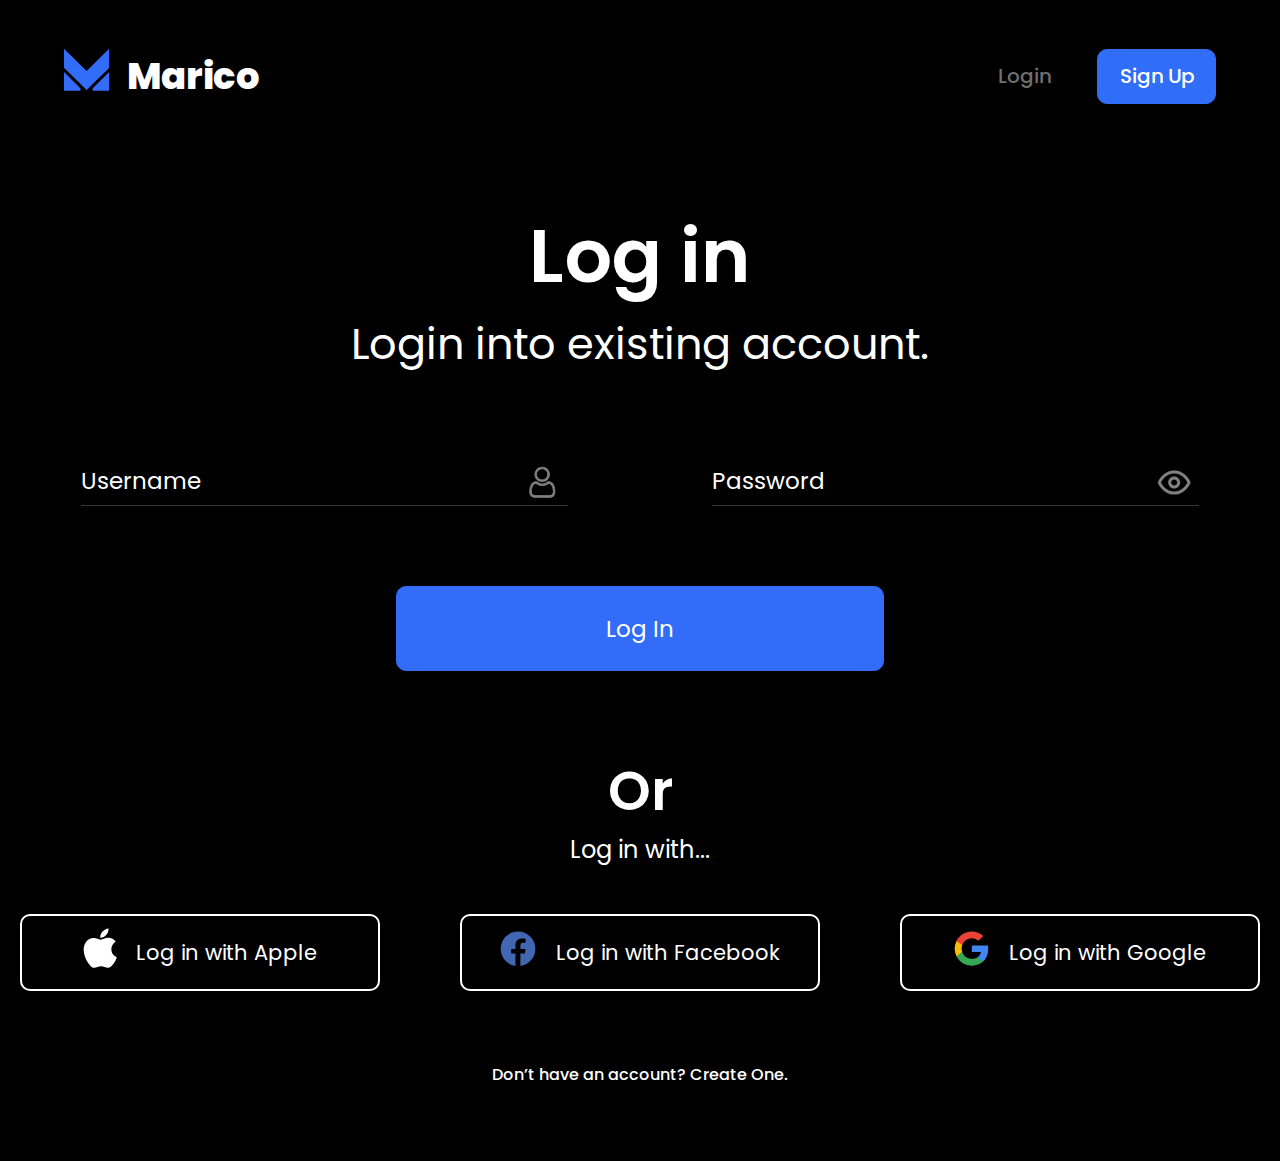
<file: login.html>
<!DOCTYPE html>
<html lang="en">
<head>
    <meta charset="UTF-8">
    <meta name="viewport" content="width=device-width; initial-scale=1.0">
    <title>Login | Marico</title>
    <link rel="preconnect" href="https://fonts.googleapis.com">
    <link rel="preconnect" href="https://fonts.gstatic.com" crossorigin>
    <link href="https://fonts.googleapis.com/css2?family=Poppins:wght@400;500;600;700;800&display=swap" rel="stylesheet">
    <link rel="stylesheet" href="css/reset.css">
    <link rel="stylesheet" href="css/style.css">
</head>
<body>
    <div class="wrapper">
        <header class="header">
            <div class="container">
                <div class="header__inner">
                    <div class="header__logo">
                        <img src="img/logo.svg" alt="">
                        <h2 class="header__logo-title"> <a href="index.html">Marico</a></h2>
                    </div>
                    <nav class="nav">
                        <button class="menu__btn">
                            <span></span>
                            <span></span>
                            <span></span>
                        </button>
                        <ul class="nav__list nav__list--active" style="display: none">
                            <li class="nav__list-item"><a class="nav__list-link" href="index.html">Use Cases</a></li>
                            <li class="nav__list-item"><a class="nav__list-link" href="about.html">About</a></li>
                            <li class="nav__list-item"><a class="nav__list-link" href="pricing.html">Pricing</a></li>
                            <li class="nav__list-item"><a class="nav__list-link" href="blog.html">Blog</a></li>
                        </ul>
                    </nav>
                    
                    <div class="header__auth">
                        <div class="header__login"><a class="header__login-link" href="login.html">Login</a></div>
                        <button class="header__button" type="button"><a href="signup.html">Sign Up</a></button>                    
                    </div>

                </div>
            </div>
        </header>
        <main class="main">
            <section class="login">
                <div class="container">
                    <div class="login__inner">
                        <div class="login__heading">
                            <h2 class="section__title">Log in</h2>
                            <div class="section__text">Login into existing account.</div>
                        </div>
                        <form class="form" action="URL">
                            <div class="form-group-one">
                                <div class="username">
                                    <input class="form__username" type="text" placeholder="Username">  
                                    <img class="username__image" src="img/user.svg" alt="">
                                </div>
                                <div class="password">
                                    <input class="form__password" type="password" placeholder="Password">
                                    <img class="password__image" src="img/eye.svg" alt="">                                    
                                </div>
                            </div>
                            <div class="form-group-two">
                                <div class="button__auth">
                                    <button class="form__button" type="button">Log In</button>   
                                </div>
                            </div>
                        </form>
                        <div class="login__alt">
                            <div class="login__basic">
                                <h2 class="login__title">Or</h2>
                                <p class="login__desc">Log in with...</p>
                            </div>
                            <div class="login__social">
                                <div class="login__apple">
                                    <button class="button__apple" type="button">Log in with Apple</button>                                    
                                </div>
                                <div class="login__facebook">
                                    <button class="button__facebook" type="button">Log in with Facebook</button>
                                </div>
                                <div class="login__google">
                                    <button class="button__google" type="button">Log in with Google</button>
                                </div>
                            </div>
                            <div class="login__already">
                                <p class="login__already-desc">Don’t have an account? <a href="signup.html">Create One.</a></p>
                            </div>
                        </div>
                    </div>
                </div>
            </section>
        </main>
    </div>
    <script src="https://ajax.googleapis.com/ajax/libs/jquery/3.7.0/jquery.min.js"></script>
    <script src="js/main.js"></script>
</body>
</html>
</file>
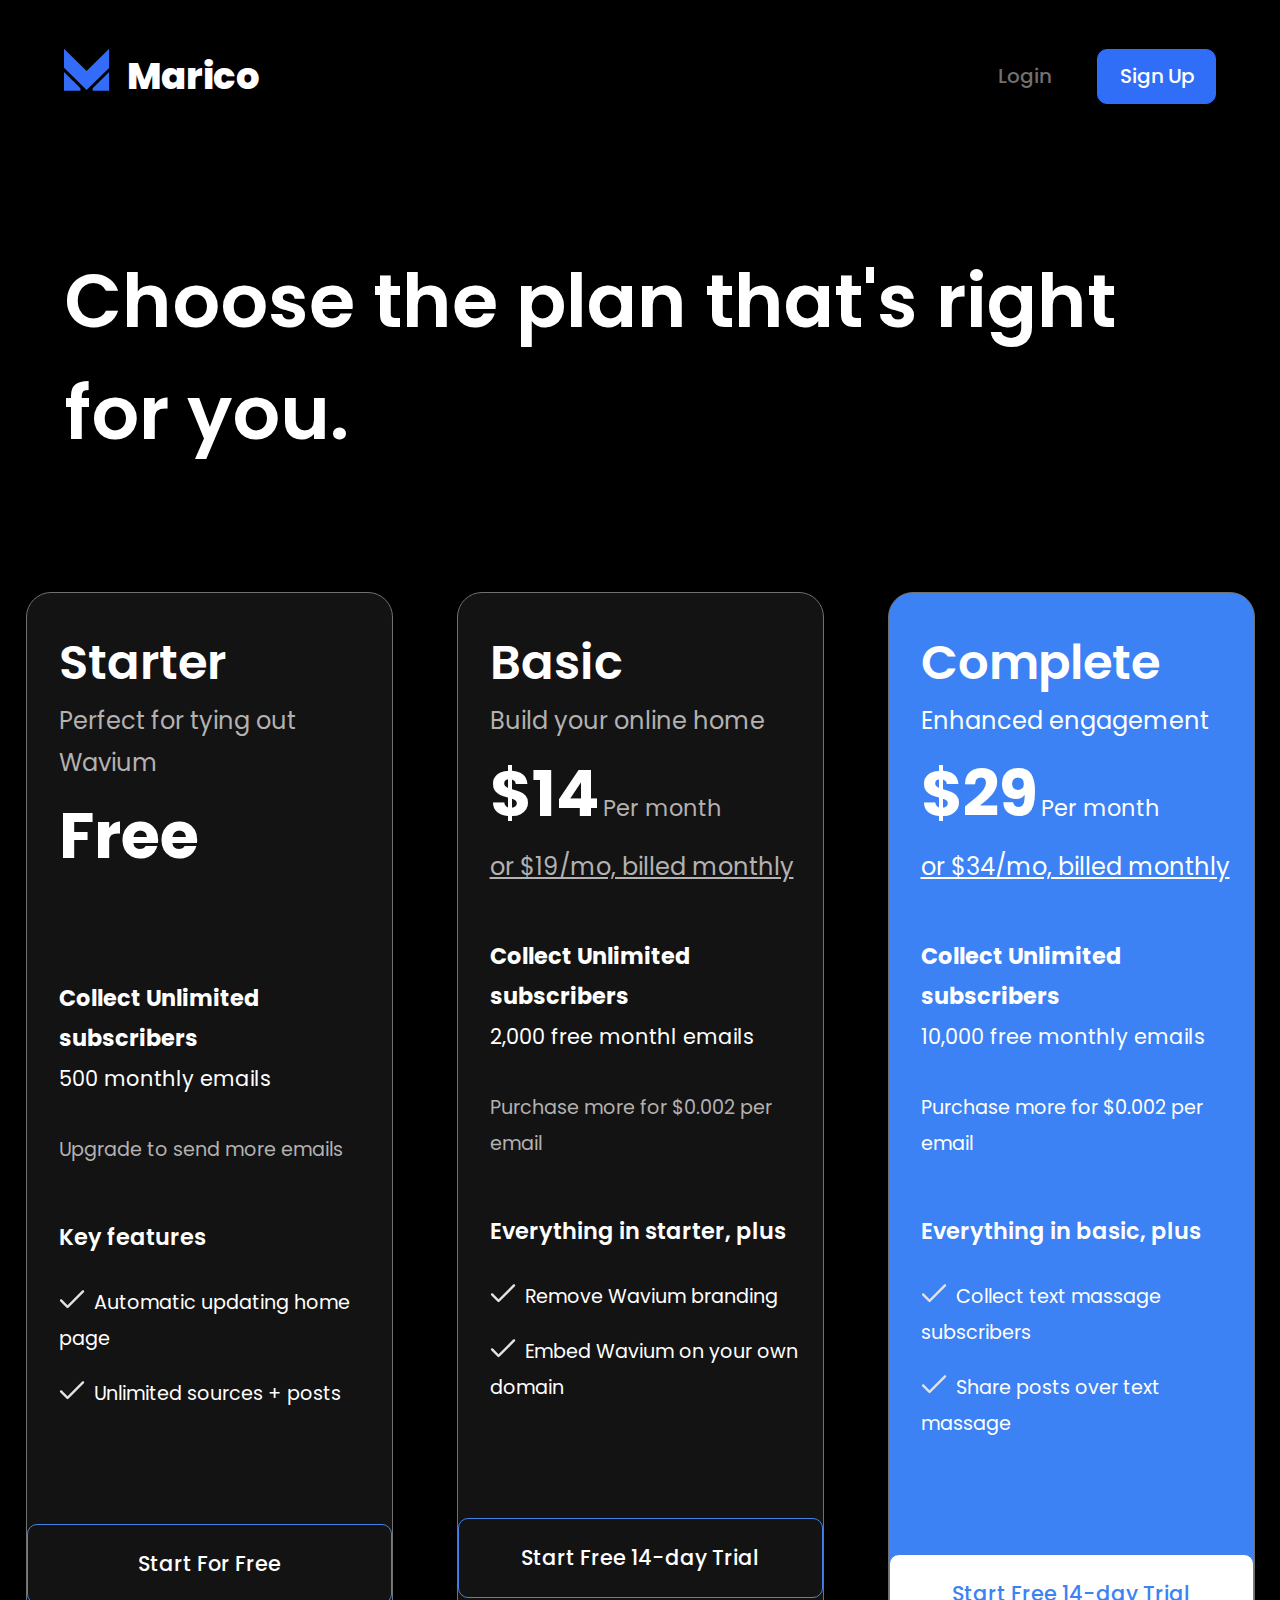
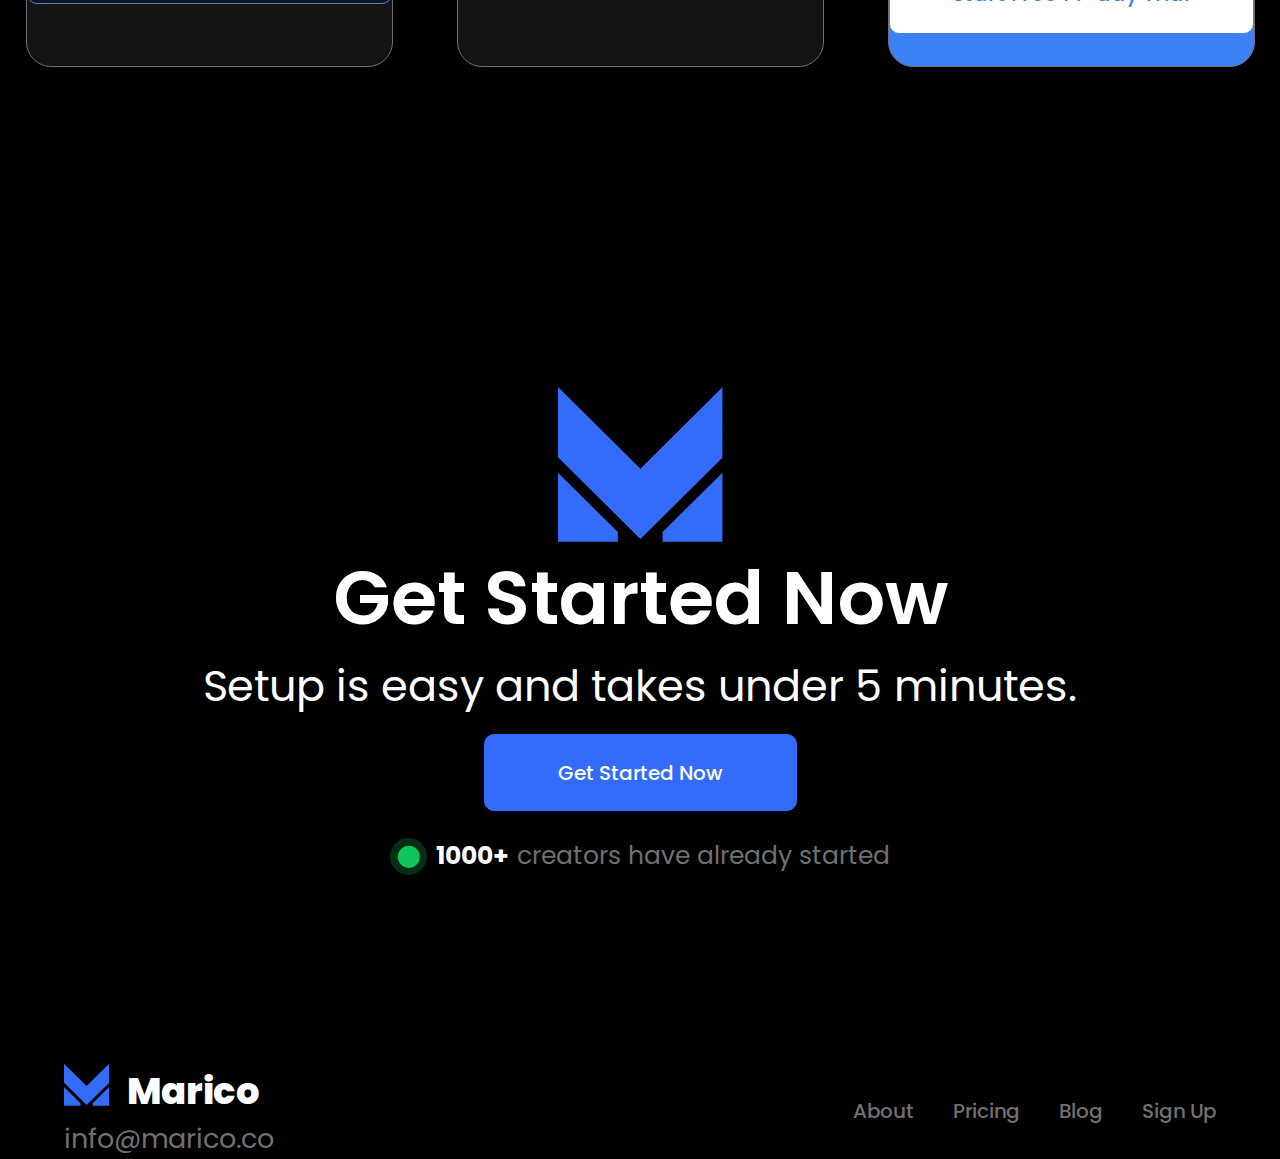
<file: pricing.html>
<!DOCTYPE html>
<html lang="en">
<head>
    <meta charset="UTF-8">
    <meta name="viewport" content="width=device-width, initial-scale=1.0">
    <title>Pricing | Marico</title>
    <link rel="preconnect" href="https://fonts.googleapis.com">
    <link rel="preconnect" href="https://fonts.gstatic.com" crossorigin>
    <link href="https://fonts.googleapis.com/css2?family=Poppins:wght@400;500;600;700;800&display=swap" rel="stylesheet">
    <link rel="stylesheet" href="css/reset.css">
    <link rel="stylesheet" href="css/style.css">
</head>
<body>
    <div class="wrapper">
        <header class="header">
            <div class="container">
                <div class="header__inner">
                    <div class="header__logo">
                        <img src="img/logo.svg" alt="">
                        <h2 class="header__logo-title"> <a href="index.html">Marico</a></h2>
                    </div>
                    <nav class="nav">
                        <button class="menu__btn">
                            <span></span>
                            <span></span>
                            <span></span>
                        </button>
                        <ul class="nav__list nav__list--active" style="display: none">
                            <li class="nav__list-item"><a class="nav__list-link" href="index.html">Use Cases</a></li>
                            <li class="nav__list-item"><a class="nav__list-link" href="about.html">About</a></li>
                            <li class="nav__list-item"><a class="nav__list-link" href="pricing.html">Pricing</a></li>
                            <li class="nav__list-item"><a class="nav__list-link" href="blog.html">Blog</a></li>
                        </ul>
                    </nav>
                    <div class="header__auth">
                        <div class="header__login"><a class="header__login-link" href="login.html">Login</a></div>
                        <button class="header__button" type="button"><a href="signup.html">Sign Up</a></button>                    
                    </div>
                </div>
            </div>
        </header>
        <main class="main">
            <section class="plan">
                <div class="container">
                    <div class="plan__inner">
                        <div class="plan__heading">
                            <h2 class="section__title">Choose the plan that's right for you.</h2>
                        </div>
                        <div class="plan__basic">
                            <div class="plan__main">
                                <div class="plan__list plan__list-alt">
                                    <h2 class="plan__list-title">Starter</h2>
                                    <p class="plan__list-desc">Perfect for tying out Wavium</p>
                                    <h2 class="plan__list-coin">Free</h2>
                                </div>
                                <div class="plan__collect">
                                    <h2 class="plan__collect-title">Collect Unlimited subscribers</h2>
                                    <p class="plan__collect-desc">500 monthly emails</p>
                                    <p class="plan__collect-text">Upgrade to send more emails</p>
                                </div>
                                <div class="plan__key">
                                    <h2 class="plan__key-title">Key features</h2>
                                    <p class="plan__key-desc">Automatic updating home page</p>
                                    <p class="plan__key-text">Unlimited sources + posts</p>
                                </div>
                                <div class="plan__button">
                                    <button class="button__plan" type="button">Start For Free</button>
                                </div>
                            </div>
                            <div class="plan__main">
                                <div class="plan__list">
                                    <h2 class="plan__list-title">Basic</h2>
                                    <p class="plan__list-desc">Build your online home</p>
                                    <h2 class="plan__list-coin">$14<span class="plan__list-span">Per month</span></h2>
                                    <p class="plan__list-offer">or $19/mo, billed monthly</p>
                                </div>
                                <div class="plan__collect">
                                    <h2 class="plan__collect-title">Collect Unlimited subscribers</h2>
                                    <p class="plan__collect-desc">2,000 free monthl emails</p>
                                    <p class="plan__collect-text">Purchase more for $0.002 per email</p>
                                </div>
                                <div class="plan__key">
                                    <h2 class="plan__key-title">Everything in starter, plus</h2>
                                    <p class="plan__key-desc">Remove Wavium branding</p>
                                    <p class="plan__key-text">Embed Wavium on your own domain</p>
                                </div>
                                <div class="plan__button">
                                    <button class="button__plan" type="button">Start Free 14-day Trial</button>
                                </div>
                            </div>
                            <div class="plan__main plan__blue">
                                <div class="plan__list">
                                    <h2 class="plan__list-title">Complete</h2>
                                    <p class="plan__list-desc plan__list-blue">Enhanced engagement</p>
                                    <h2 class="plan__list-coin">$29<span class="plan__list-basic">Per month</span></h2>
                                    <p class="plan__list-offer plan__list-blue">or $34/mo, billed monthly</p>
                                </div>
                                <div class="plan__collect">
                                    <h2 class="plan__collect-title">Collect Unlimited subscribers</h2>
                                    <p class="plan__collect-desc">10,000 free monthly emails</p>
                                    <p class="plan__collect-text plan__collect-blue">Purchase more for $0.002 per email</p>
                                </div>
                                <div class="plan__key">
                                    <h2 class="plan__key-title">Everything in basic, plus </h2>
                                    <p class="plan__key-desc">Collect text massage subscribers</p>
                                    <p class="plan__key-text">Share posts over text massage</p>
                                </div>
                                <div class="plan__button">
                                    <button class="button__plan button__plan-white" type="button">Start Free 14-day Trial</button>
                                </div>
                            </div>
                        </div>
                    </div>
                </div>
            </section>
            <section class="start">
                <div class="container">
                    <div class="start__inner">
                        <div class="start__main">
                            <div class="start__image">
                                <img src="img/logo__big.svg" alt="">
                            </div>
                            <div class="start__heading">
                                <h2 class="section__title">Get Started Now</h2>
                                <div class="section__text">Setup is easy and takes under 5 minutes.</div>
                            </div>
                            <div class="start__button">
                                <button class="button__start" type="button"><a href="#">Get Started Now</a></button>
                            </div>
                            <div class="header__create">
                                <img src="img/dot.svg" alt="">
                                <h3 class="header__number">1000+</h3>
                                <p class="header__summary">creators have already started</p>
                            </div>                            
                        </div>
                    </div>
                </div>
            </section>
        </main>
        <footer class="footer">
            <div class="container">
                <div class="footer__inner">
                    <div class="footer__main">
                        <div class="footer__logo">
                            <img src="img/logo.svg" alt="">
                            <div class="footer__title">Marico</div>
                        </div>
                        <div class="footer__text">info@marico.co</div>
                    </div>
                    <div class="footer__list">
                        <li class="footer__list-item"><a class="footer__list-link" href="about.html">About</a></li>
                        <li class="footer__list-item"><a class="footer__list-link" href="pricing.html">Pricing</a></li>
                        <li class="footer__list-item"><a class="footer__list-link" href="blog.html">Blog</a></li>
                        <li class="footer__list-item"><a class="footer__list-link" href="signup.html">Sign Up</a></li>
                    </div>
                </div>
            </div>
        </footer>
    </div>
    <script src="https://ajax.googleapis.com/ajax/libs/jquery/3.7.0/jquery.min.js"></script>
    <script src="js/main.js"></script>
</body>
</html>
</file>
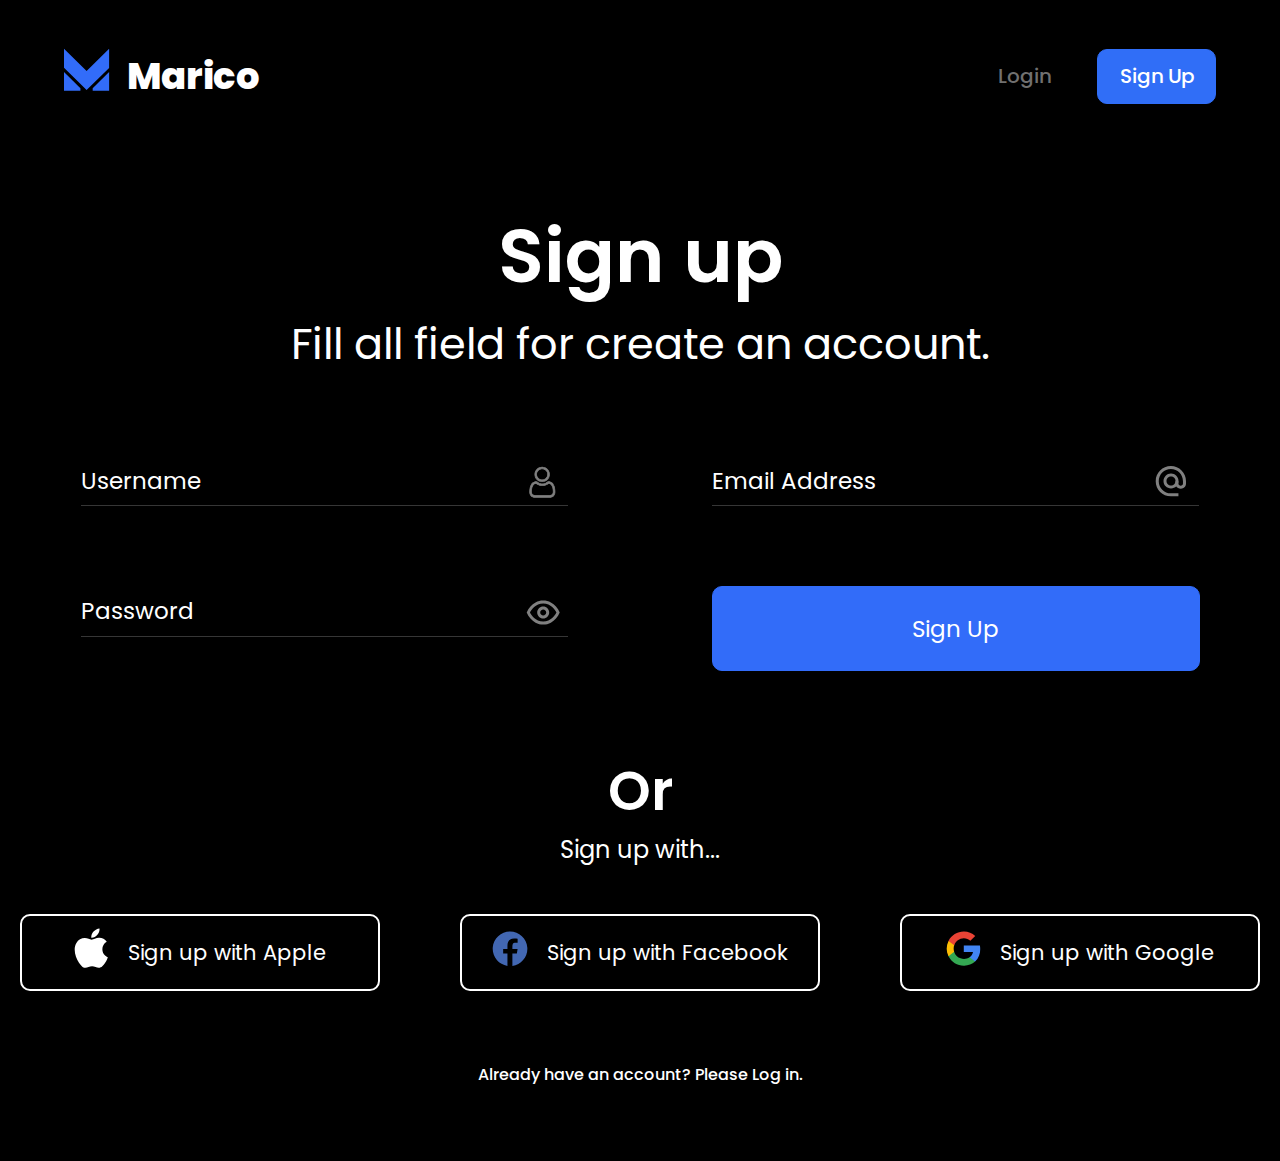
<file: signup.html>
<!DOCTYPE html>
<html lang="en">
<head>
    <meta charset="UTF-8">
    <meta name="viewport" content="width=device-width, initial-scale=1.0">
    <title>Sign Up | Marico</title>
    <link rel="preconnect" href="https://fonts.googleapis.com">
    <link rel="preconnect" href="https://fonts.gstatic.com" crossorigin>
    <link href="https://fonts.googleapis.com/css2?family=Poppins:wght@400;500;600;700;800&display=swap" rel="stylesheet">
    <link rel="stylesheet" href="css/reset.css">
    <link rel="stylesheet" href="css/style.css">
</head>
<body>
    <div class="wrapper">
        <header class="header">
            <div class="container">
                <div class="header__inner">
                    <div class="header__logo">
                        <img src="img/logo.svg" alt="">
                        <h2 class="header__logo-title"> <a href="index.html">Marico</a></h2>
                    </div>
                    <nav class="nav">
                        <button class="menu__btn">
                            <span></span>
                            <span></span>
                            <span></span>
                        </button>
                        <ul class="nav__list nav__list--active" style="display: none">
                            <li class="nav__list-item"><a class="nav__list-link" href="index.html">Use Cases</a></li>
                            <li class="nav__list-item"><a class="nav__list-link" href="about.html">About</a></li>
                            <li class="nav__list-item"><a class="nav__list-link" href="pricing.html">Pricing</a></li>
                            <li class="nav__list-item"><a class="nav__list-link" href="blog.html">Blog</a></li>
                        </ul>
                    </nav>
                    <div class="header__auth">
                        <div class="header__login"><a class="header__login-link" href="login.html">Login</a></div>
                        <button class="header__button" type="button"><a href="signup.html">Sign Up</a></button>                    
                    </div>
                </div>
            </div>
        </header>
        <main class="main">
            <section class="signup">
                <div class="container">
                    <div class="signup__inner">
                        <div class="signup__heading">
                            <h2 class="section__title">Sign up</h2>
                            <div class="section__text">Fill all field for create an account.</div>
                        </div>
                        <form class="form" action="URL">
                            <div class="form-group-one">
                                <div class="username">
                                    <input class="form__username" type="text" placeholder="Username">  
                                    <img class="username__image" src="img/user.svg" alt="">
                                </div>
                                <div class="email">
                                    <input class="form__email" type="email" placeholder="Email Address">
                                    <img class="email__image" src="img/email.svg" alt="">
                                </div>
                            </div>
                            <div class="form-group-two">
                                <div class="password">
                                    <input class="form__password" type="password" placeholder="Password">
                                    <img class="password__image" src="img/eye.svg" alt="">                                    
                                </div>
                                <div class="button">
                                    <button class="form__button" type="button">Sign Up</button>   
                                </div>
                            </div>
                        </form>
                        <div class="signup__alt">
                            <div class="signup__basic">
                                <h2 class="signup__title">Or</h2>
                                <p class="signup__desc">Sign up with...</p>
                            </div>
                            <div class="signup__social">
                                <div class="signup__apple">
                                    <button class="button__apple" type="button">Sign up with Apple</button>                                    
                                </div>
                                <div class="signup__facebook">
                                    <button class="button__facebook" type="button">Sign up with Facebook</button>
                                </div>
                                <div class="signup__google">
                                    <button class="button__google" type="button">Sign up with Google</button>
                                </div>
                            </div>
                            <div class="signup__already">
                                <p class="signup__already-desc">Already have an account? Please <a href="/login.html">Log in.</a></p>
                            </div>
                        </div>
                    </div>
                </div>
            </section>
        </main>
    </div>
    <script src="https://ajax.googleapis.com/ajax/libs/jquery/3.7.0/jquery.min.js"></script>
    <script src="js/main.js"></script>
</body>
</html>
</file>
<file: css/style.css>
:root {
    --white: #fff;
    --black: #000;
    --blue400: #3C82F4;
    --blue500: #326CF9;
    --blue600: #306EF7;
    --blue700: #082b75;
    --pink300: rgba(254, 103, 131, 1), rgba(255, 191, 132, 1);
}

body {
    background: #000;
}

.header {
    background-color: var(--black);
    padding-top: 3rem;
    position: relative;
}

.container {
    max-width: 90rem;
    margin: 0 auto;
}

.header__inner {
    display: flex;
    justify-content: space-between;
}

.header__logo,
.footer__logo {
    display: flex;
    align-items: flex-start;
    gap: 1.06rem;
}

.header__logo-title,
.footer__title {
    color: #FFF;
    font-size: 2.3125rem;
    font-family: 'Poppins', sans-serif;
    font-style: normal;
    font-weight: 800;
    line-height: 3.5rem;
}

.menu__btn {
    width: 30px;
    height: 20px;
    display: flex;
    flex-direction: column;
    justify-content: space-between;
    padding: 0;
    border: none;
    background-color: transparent;
    cursor: pointer;
    display: none;
}

.menu__btn span {
    height: 2px;
    background-color: #fff;
    width: 100%;
}

.nav {
    display: flex;
}

.nav__list,
.footer__list {
    display: flex;
    align-items: center;
    gap: 2.44rem;
}

.nav__list-item:first-child::after {
    content: url(../img/Down_arrow.svg);
    padding-left: 0.57rem;
}

.nav__list-link,
.footer__list-link,
.header__login a,
.button__demo a,
.button__demos a,
.button__view a {
    color: #707070;
}

.nav__list-link:hover,
.header__login-link:hover,
.footer__list-link:hover {
    color: var(--blue400);
}

.nav__list-item,
.header__login,
.footer__list-item {
    font-size: 1.25rem;
    font-family: Poppins;
    font-style: normal;
    font-weight: 500;
    line-height: 1.875rem;
    list-style-type: none;
}

.header__button a,
.button__start a,
.button__started a,
.header__logo-title a {
    color: var(--white);
}

.header__auth {
    display: flex;
    align-items: center;
    gap: 2.88rem;
}

.header__button {
    width: 7.4375rem;
    height: 3.4375rem;
    background-color: var(--blue600);
    font-size: 1.25rem;
    font-family: Poppins;
    font-style: normal;
    font-weight: 500;
    line-height: 1.875rem;
    border: 1px solid var(--blue600);
    border-radius: 0.625rem;
    transition: background-color 0.3s ease;
}

.header__button:hover,
.form__button:hover {
    background-color: var(--blue700);
}

.header__main {
    padding-top: 8.88rem;
}

.header__title {
    color: var(--white);
    font-size: 6rem;
    font-family: Poppins;
    font-style: normal;
    font-weight: 700;
    line-height: 10.5rem;
    display: flex;
    flex-direction: column;
    justify-content: center;
    align-items: center;
}

.header__title span {
    background: linear-gradient(to right, rgba(254, 103, 131, 1), rgba(255, 191, 132, 1));
    -webkit-background-clip: text;
    -webkit-text-fill-color: transparent;
}

.header__desc {
    padding-bottom: 3rem;
}

.header__text {
    color: var(--white);
    font-size: 2.5rem;
    font-family: Poppins;
    font-style: normal;
    font-weight: 500;
    line-height: 3.75rem;
    display: flex;
    flex-direction: column;
    justify-content: center;
    align-items: center;
    text-align: center;
}

.header__control {
    display: flex;
    align-items: center;
    justify-content: center;
    gap: 11.94rem;
    padding-bottom: 1.31rem;
}

.button__start {
    width: 19.5625rem;
    height: 4.8125rem;
    background-color: rgba(50, 108, 249, 1);
    border: 1px solid rgba(50, 108, 249, 1);
    border-radius: 0.625rem;
    font-size: 1.25rem;
    font-family: Poppins;
    font-style: normal;
    font-weight: 500;
    line-height: 1.875rem;
    transition: background-color 0.3s ease;
}

.button__demo {
    width: 19.5625rem;
    height: 4.8125rem;
    border: 1px solid rgba(112, 112, 112, 1);
    border-radius: 0.625rem;
    color: #707070;
    font-size: 1.25rem;
    font-family: Poppins;
    font-style: normal;
    font-weight: 500;
    line-height: 1.875rem;
    transition: background-color 0.3s ease;
}

.header__create {
    display: flex;
    justify-content: center;
    gap: 0.56rem;
    align-items: center;
}

.header__number {
    color: var(--white);
    font-size: 1.5625rem;
    font-family: Poppins;
    font-style: normal;
    font-weight: 700;
    line-height: 2.375rem;
}

.header__summary {
    color: #707070;
    font-size: 1.5625rem;
    font-family: Poppins;
    font-style: normal;
    font-weight: 400;
    line-height: normal;
}

.section__title {
    color: #FFF;
    font-size: 4.6875rem;
    font-family: Poppins;
    font-style: normal;
    font-weight: 600;
    line-height: 7rem;
}

.section__subtitle {
    color: #3D82F2;
    font-size: 1.5625rem;
    font-family: Poppins;
    font-style: normal;
    font-weight: 600;
    line-height: 2.375rem;
}

.section__desc {
    color: #707070;
    font-size: 1.875rem;
    font-family: Poppins;
    font-style: normal;
    font-weight: 400;
    line-height: 2.8125rem;
    text-align: center;
}

.section__text {
    color: #FFF;
    font-size: 2.6875rem;
    font-family: Poppins;
    font-style: normal;
    font-weight: 400;
    line-height: 4rem;
}

.section__heading {
    color: #FFF;
    font-size: 1.875rem;
    font-family: Poppins;
    font-style: normal;
    font-weight: 500;
    line-height: 2.8125rem;
    padding-bottom: 5rem;
    text-align: center;
}

.section__list-item {
    display: flex;
    align-items: center;
    gap: 0.75rem;
}

.section__list-item:first-child {
    margin-bottom: 0.75rem;
}

.section__list-item:last-child {
    margin-bottom: 4rem;
}

.section__list-title {
    border: 1px solid rgba(45, 45, 45, 1);
    border-radius: 50%;
    width: 2.0625rem;
    height: 2.0625rem;
    background-color: rgba(45, 45, 45, 1);
    color: #FFF;
    font-size: 1.125rem;
    font-family: Poppins;
    font-style: normal;
    font-weight: 500;
    line-height: 1.6875rem;
    display: flex;
    align-items: center;
    justify-content: center;
    
}
.section__list-desc {
    color: #FFF;
    font-size: 1.4375rem;
    font-family: Poppins;
    font-style: normal;
    font-weight: 400;
    line-height: 2.125rem;
}

.section__button {
    display: flex;
    gap: 5rem;
}

.section__image {
    position: absolute;
    right: -292px;
    top: -19px;
}

.create,
.connect,
.homepage,
.share,
.send,
.reach,
.experts,
.gratitude,
.start {
    background-color: var(--black);
}

.create__main {
    display: flex;
    justify-content: center;
    gap: 3rem;
    padding-bottom: 10rem;
}

.create__title {
    display: flex;
    justify-content: center;
    padding-bottom: 4rem;
}

.create__smile {
    display: flex;
    align-items: center;
    justify-content: center;
    gap: 0.5rem;
    padding-top: 4rem;
}

.create__smile-title {
    color: #FFF;
    font-size: 2rem;
    font-family: Poppins;
    font-style: normal;
    font-weight: 600;
    line-height: 3.25rem;
}

.create__desc {
    color: #707070;
    font-size: 1.1rem;
    font-family: Poppins;
    font-style: normal;
    font-weight: 400;
    line-height: 2.0625rem;
}

.connect__main {
    display: flex;
    flex-direction: column;
    align-items: center;
}

.connect__button {
    display: flex;
    justify-content: center;
    padding-top: 3.63rem;
    padding-bottom: 11.31rem;
}

.button__view {
    width: 19.5rem;
    height: 4.75rem;
    border: 1px solid #707070;
    border-radius: 0.625rem;
    font-size: 1.25rem;
    font-family: Poppins;
    font-style: normal;
    font-weight: 600;
    line-height: 1.875rem;
    transition: background-color 0.3s ease;
}

.button__view-link {
    color: #707070;
}

.homepage__inner {
    position: relative;
    display: flex;
    align-items: center;
}

.homepage__main,
.reach__main {
    padding-bottom: 11rem;
}

.homepage__heading {
    padding-bottom: 3rem;
}

.homepage__title-span {
    color: #3C82F4;
}

.button__started {
    width: 12.9375rem;
    height: 4.0625rem;
    border: 1px solid var(--blue600);
    border-radius: 0.625rem;
    background-color: var(--blue600);
    color: #FFF;
    font-size: 1.25rem;
    font-family: Poppins;
    font-style: normal;
    font-weight: 500;
    line-height: 1.875rem;
    transition: background-color 0.3s ease;
}

.button__start:hover,
.button__started:hover {
    background-color: var(--blue700);
}

.button__demos {
    width: 12.9375rem;
    height: 4.0625rem;
    border: 1px solid #474747;
    border-radius: 0.625rem;
    color: #707070;
    font-size: 1.25rem;
    font-family: Poppins;
    font-style: normal;
    font-weight: 500;
    line-height: 1.875rem;
    transition: background-color 0.3s ease;
}

.button__demo:hover,
.button__demos:hover,
.button__view:hover {
    background-color: #242323;
}

.share__inner {
    padding-bottom: 12rem;
}

.share__heading {
    display: flex;
    flex-direction: column;
    justify-content: center;
    align-items: center;
    padding-bottom: 11rem;
}

.share__list {
    display: flex;
    gap: 1.44rem;
    padding-bottom: 4.44rem;
}

.share__link {
    z-index: 0;
    width: 53.375rem;
    height: 41.625rem;
    background: #0D0D0D;
    position: relative;
}

.share__collect {
    z-index: 1;
    width: 53.375rem;
    height: 41.625rem;
    background: #0D0D0D;
}

.share__subtitle {
    color: #0FC65C;
    font-size: 1.875rem;
    font-family: Poppins;
    font-style: normal;
    font-weight: 400;
    line-height: 2.8125rem;
    padding: 2.06rem 0rem 0rem 2.83rem;
}

.share__title {
    color: #919191;
    font-size: 4rem;
    font-family: Poppins;
    font-style: normal;
    font-weight: 600;
    padding: 2.06rem 0rem 0rem 2.83rem;
}

.share__title span {
    color: #FFF;
}

.share__mobile {
    position: absolute;
    left: 6.375rem;
}

.share__button {
    display: flex;
    justify-content: center;
}

.send__inner {
    padding-bottom: 12rem;
}

.send__heading {
    display: flex;
    flex-direction: column;
    align-items: center;
}

.reach__inner {
    position: relative;
    display: flex;
    align-items: center;
}

.experts__inner {
    padding-bottom: 12rem;
}

.experts__heading {
    display: flex;
    justify-content: center;
    padding-bottom: 3.25rem;
}

.gratitude__inner {
}

.gratitude__main {
    display: grid;
    place-items: center center;
}

.gratitude__image {
    width: 100%;
    object-fit: cover;
}

.gratitude__title {
    position: absolute;
    color: #FFF;
    text-align: center;
    font-size: 4rem;
    font-family: Poppins;
    font-style: normal;
    font-weight: 600;
    line-height: 6.5625rem;
}



.start__image {
    display: flex;
    justify-content: center;
}

.start__inner {
    padding-top: 8rem;
    padding-bottom: 11.75rem;
}

.start__button {
    display: flex;
    justify-content: center;
    padding-bottom: 1.62rem;
}

.start__heading {
    display: flex;
    flex-direction: column;
    align-items: center;
    padding-bottom: 1rem;
}

.footer__inner {
    display: flex;
    justify-content: space-between;
}

.footer__text {
    color: #707070;
    font-size: 1.6875rem;
    font-family: Poppins;
    font-style: normal;
    font-weight: 400;
    line-height: 2.5rem;
}

.mission__inner {
    padding-top: 8.8rem;
}

.mission__main {
    display: flex;
    flex-direction: column;
    align-items: center;
    padding-bottom: 11.62rem;
}

.mission__logo {
    display: flex;
    justify-content: center;
    align-items: baseline;
    gap: 1.6rem;
    padding-bottom: 3rem;
}

.mission__logo-title {
    color: #FFF;
    font-family: Poppins;
    font-size: 3.875rem;
    font-style: normal;
    font-weight: 800;
    line-height: 5.8125rem;
}

.mission__painting {
    color: #FFF;
}

.mission__desc {
    display: flex;
    flex-direction: column;
    align-items: center;
}

.mission__text {
    color: #FFF;
    font-family: Poppins;
    font-size: 1.75rem;
    font-style: normal;
    font-weight: 400;
    line-height: 2.625rem;
    width: 68.75rem;
    padding-bottom: 3rem;
}

.mission__about {
    color: #FFF;
    font-family: Poppins;
    font-size: 1.75rem;
    font-style: normal;
    font-weight: 600;
    line-height: 2.625rem;
    width: 68.75rem;
    padding-bottom: 3rem;
}

.mission__line {
    padding-bottom: 11rem;
}

.team__inner {
    padding-bottom: 12rem;
}

.team__heading {
    display: flex;
    align-items: center;
    flex-direction: column;
    padding-bottom: 3.7rem;
}

.team__main {
    display: flex;
    justify-content: center;
    gap: 12rem;
}

.team__create {
    display: flex;
    align-items: center;
    flex-direction: column;
}

.team__image {
    padding-bottom: 1.06rem;
}
.team__title {
    color: #FFF;
    font-family: Poppins;
    font-size: 2.1875rem;
    font-style: normal;
    font-weight: 700;
    line-height: 3.25rem;
}
.team__desc {
    color: #7F7F7F;
    font-family: Poppins;
    font-size: 1.1875rem;
    font-style: normal;
    font-weight: 400;
    line-height: 1.75rem;
    padding-bottom: 1.31rem;
}
.team__link {
    color: #FFF;
    text-align: right;
    font-family: Poppins;
    font-size: 1.25rem;
    font-style: normal;
    font-weight: 500;
    line-height: 1.875rem;
}

.team__link::after {
    content: url(../img/shape.svg);
    padding-left: 0.47rem;
}

.plan__inner {
    padding-top: 8.8rem;
    padding-bottom: 12rem;
}

.plan__heading {
    padding-bottom: 7.7rem;
}

.plan__basic {
    display: flex;
    justify-content: center;
    gap: 4rem;
}

.plan__main {
    border: 1px solid #707070;
    background-color: #131313;
    border-radius: 1.563rem;
    width: 31rem;
}

.plan__blue {
    background-color: #3C82F4;
}

.plan__list-title {
    color: #FFF;
    font-family: Poppins;
    font-size: 3rem;
    font-style: normal;
    font-weight: 600;
    line-height: 4.6875rem;
    padding-left: 2rem;
    padding-top: 2rem;
}
.plan__list-desc {
    color: #B4B1B1;
    font-family: Poppins;
    font-size: 1.50rem;
    font-style: normal;
    font-weight: 400;
    line-height: 2.625rem;
    padding-left: 2rem;
}
.plan__list-coin {
    color: #FFF;
    font-family: Poppins;
    font-size: 4rem;
    font-style: normal;
    font-weight: 700;
    line-height: 6.5rem;
    padding-left: 2rem;
}

.plan__list-alt {
    padding-bottom: 5.625rem;
}


.plan__list-span {
    color: #B4B1B1;
    font-family: Poppins;
    font-size: 1.4rem;
    font-style: normal;
    font-weight: 400;
    line-height: 2.4375rem;
    padding-left: 0.2rem;
}

.plan__list-offer {
    color: #B4B1B1;
    font-family: Poppins;
    font-size: 1.50rem;
    font-style: normal;
    font-weight: 400;
    line-height: 2.625rem;
    text-decoration-line: underline;
    padding-bottom: 3rem;
    padding-left: 2rem;
}

.plan__collect-title {
    color: #FFF;
    font-family: Poppins;
    font-size: 1.4rem;
    font-style: normal;
    font-weight: 700;
    line-height: 2.5rem;
    padding-left: 2rem;
}

.plan__collect-desc {
    color: #FFF;
    font-family: Poppins;
    font-size: 1.3rem;
    font-style: normal;
    font-weight: 400;
    line-height: 2.625rem;
    padding-bottom: 2rem;
    padding-left: 2rem;
}

.plan__collect-text {
    color: #B4B1B1;
    font-family: Poppins;
    font-size: 1.2rem;
    font-style: normal;
    font-weight: 400;
    line-height: 2.25rem;
    padding-bottom: 3rem;
    padding-left: 2rem;
}

.plan__key-title {
    color: #FFF;
    font-family: Poppins;
    font-size: 1.4rem;
    font-style: normal;
    font-weight: 600;
    line-height: 2.625rem;
    padding-bottom: 1.7rem;
    padding-left: 2rem;
}

.plan__key-desc {
    color: #FFF;
    font-family: Poppins;
    font-size: 1.2rem;
    font-style: normal;
    font-weight: 400;
    line-height: 2.25rem;
    padding-bottom: 1.2rem;
    padding-left: 2rem;
}

.plan__key-text {
    color: #FFF;
    font-family: Poppins;
    font-size: 1.2rem;
    font-style: normal;
    font-weight: 400;
    line-height: 2.25rem;
    padding-bottom: 7rem;
    padding-left: 2rem;
}

.plan__key-text::before,
.plan__key-desc::before {
    content: url(../img/check.svg);
    padding-right: 0.6rem;
}

.plan__list-blue,
.plan__collect-blue {
    color: #fff;
}

.plan__list-basic {
    color: #fff;
    font-family: Poppins;
    font-size: 1.4rem;
    font-style: normal;
    font-weight: 400;
    line-height: 2.4375rem;
    padding-left: 0.2rem;
}

.plan__button {
    display: flex;
    justify-content: center;
    align-items: center;
    padding-bottom: 2rem;
}
.button__plan {
    border: 1px solid #4681E7;
    border-radius: 0.625rem;
    color: #FFF;
    font-family: Poppins;
    font-size: 1.3rem;
    font-style: normal;
    font-weight: 500;
    line-height: 2.5rem;
    width: 22.813rem;
    height: 5rem;
}

.button__plan-white {
    background-color: #FFF;
    color: #3C82F4;
}

.content__inner {
    padding-top: 8.8rem;
    padding-bottom: 12rem;
}

.content__heading {
    display: flex;
    justify-content: center;
    align-items: center;
    flex-direction: column;
    padding-bottom: 8rem;
}

.content__title {
    color: #FFF;
    font-family: Poppins;
    font-size: 7.5rem;
    font-style: normal;
    font-weight: 600;
    line-height: 11.25rem;
}

.content__desc {
    color: #FFF;
    font-family: Poppins;
    font-size: 1.875rem;
    font-style: normal;
    font-weight: 400;
    line-height: 2.8125rem;
}

.content__main-one,
.content__main-two,
.content__main-three {
    display: flex;
    justify-content: center;
    gap: 6rem;
    padding-bottom: 1.5rem;
}

.content__main-four {
    display: flex;
    justify-content: center;
    gap: 6rem;
}

.content__list {
    width: 25.125rem;
    border: 1px solid #707070;
    border-radius: 12px;
    padding-left: 2rem;
    padding-top: 2rem;
    padding-bottom: 2rem;
}

.content__list-coming {
    position: relative;
    top: -14px;
    width: 9.0625rem;
    height: 2.4375rem;
    background-color: rgba(16, 33, 66, 1);
    border: 1px solid rgba(16, 33, 66, 1);
    border-radius: 0.6rem;
}
.content__list-alt {
    color: #4A7DE3;
    font-family: Poppins;
    font-size: 1rem;
    font-style: normal;
    font-weight: 400;
    line-height: 1.5rem;
    text-align: center;
    padding-top: 9px;
}

.content__list-image {
    padding-bottom: 0.3rem;
    display: flex;
    gap: 10rem;
}

.content__list-naming {
    padding-bottom: 0.3rem;
}

.content__list-title {
    font-family: Poppins;
    font-size: 1.875rem;
    font-style: normal;
    font-weight: 600;
    line-height: 2.8125rem;
}

.content__list-title a {
    color: #FFF;
}

.content__list-text {
    color: #828282;
    font-family: Poppins;
    font-size: 1.4375rem;
    font-style: normal;
    font-weight: 400;
    line-height: 2.125rem;
}

.signup__inner {
    padding-top: 6rem;
}

.signup__heading,
.login__heading {
    display: flex;
    flex-direction: column;
    align-items: center;
}

input {

}

.form {
    padding-top: 5rem;
    padding-bottom: 5rem;
}

.form-group-one {
    display: flex;
    justify-content: center;
    gap: 9rem;
    padding-bottom: 5rem;
}

.form-group-two {
    display: flex;
    justify-content: center;
    gap: 9rem;
}

.username,
.email,
.password {
    position: relative;
}
.form__username {
    color: #fff;
    font-family: Poppins;
    font-size: 1.4375rem;
    font-style: normal;
    font-weight: 400;
    line-height: 2.125rem;
    border-bottom: 1px solid #363636;
    width: 30.4375rem;
    height: 3.1555rem;
}

.username__image{
    position: absolute;
    right: 12px;
    top: 10px;
}

.email__image {
    position: absolute;
    right: 12px;
    top: 10px;
}

.password__image {
    position: absolute;
    right: 8px;
    top: 14px;
}

.form__username::placeholder,
.form__email::placeholder,
.form__password::placeholder {
    color: #fff;    
}

.form__email {
    color: #fff;
    font-family: Poppins;
    font-size: 1.4375rem;
    font-style: normal;
    font-weight: 400;
    line-height: 2.125rem;
    border-bottom: 1px solid #363636;
    width: 30.4375rem;
    height: 3.1555rem;
}

.form__password {
    color: #fff;
    font-family: Poppins;
    font-size: 1.4375rem;
    font-style: normal;
    font-weight: 400;
    line-height: 2.125rem;
    border-bottom: 1px solid #363636;
    width: 30.4375rem;
    height: 3.1555rem;
}

.form__button {
    color: #fff;
    font-family: Poppins;
    font-size: 1.4375rem;
    width: 30.5rem;
    height: 5.3125rem;
    background-color: #326CF9;
    border: 1px solid #326CF9;
    border-radius: 0.625rem;  
    transition: background-color 0.3s ease;
}

.signup__basic,
.login__basic {
    display: flex;
    flex-direction: column;
    align-items: center;
    padding-bottom: 2.87rem;
}

.signup__title,
.login__title {
    color: #FFF;
    font-family: Poppins;
    font-size: 3.375rem;
    font-style: normal;
    font-weight: 600;
    line-height: 5.0625rem;
}

.signup__desc,
.login__desc {
    color: #FFF;
    font-family: Poppins;
    font-size: 1.5rem;
    font-weight: 400;
    font-style: normal;
    line-height: 2.25rem;
}

.signup__social,
.login__social {
    display: flex;
    justify-content: center;
    gap: 5rem;
    padding-bottom: 4.5rem;
}

.signup__apple,
.login__apple {

}

.button__apple {
    border: 2px solid #FFF;
    border-radius: 0.625rem;
    width: 22.5rem;
    height: 4.8125rem;
    display: flex;
    align-items: center;
    justify-content: center;
    gap: 1.20rem;
    color: #FFF;
    font-family: Poppins;
    font-size: 1.3125rem;
    font-style: normal;
    font-weight: 400;
    line-height: 2rem;
    transition: background-color 0.3s ease;

}

.button__apple::before {
    content: url(../img/apple_logo.svg);
}

.signup__facebook,
.login__facebook {

}

.button__facebook {
    border: 2px solid #FFF;
    border-radius: 0.625rem;
    width: 22.5rem;
    height: 4.8125rem;
    display: flex;
    align-items: center;
    justify-content: center;
    gap: 1.20rem;
    color: #FFF;
    font-family: Poppins;
    font-size: 1.3125rem;
    font-style: normal;
    font-weight: 400;
    line-height: 2rem;
    transition: background-color 0.3s ease;
}

.button__facebook::before {
    content: url(../img/facebook.svg);
}

.signup__google,
.login__google {

}

.button__google {
    border: 2px solid #FFF;
    border-radius: 0.625rem;
    width: 22.5rem;
    height: 4.8125rem;
    display: flex;
    align-items: center;
    justify-content: center;
    gap: 1.20rem;
    color: #FFF;
    font-family: Poppins;
    font-size: 1.3125rem;
    font-style: normal;
    font-weight: 400;
    line-height: 2rem;
    transition: background-color 0.3s ease;
}

.button__google::before {
    content: url(../img/google.svg);
}

.button__apple:hover,
.button__facebook:hover,
.button__google:hover {
    background-color: #828282;
}

.signup__already,
.login__already {
    display: flex;
    justify-content: center;
    padding-bottom: 4.6rem;
}

.signup__already-desc,
.login__already-desc {
    color: #FFF;
    font-family: Poppins;
    font-size: 1rem;
    font-style: normal;
    font-weight: 500;
    line-height: 1.5rem;
}

.signup__already-desc a,
.login__already-desc a {
    color: #fff;
}

.signup__already-desc a:hover,
.login__already-desc a:hover {
    color: #7F7F7F;
}

.login__inner {
    padding-top: 6rem;
}

/* Media query for mobile */

@media screen and (max-width: 1480px) {
    .container {
        max-width: 90%;
    }
    .share__link {
        justify-content: center;
    }

    .share__collect {
        
    }
    .gratitude__heading {
        top: 21.563rem;
        font-size: 3rem;
    }
    .gratitude__title {

    }
}

@media screen and (max-width: 1240px) {
    .container {
        max-width: 90%;
    }

    .header__inner {
        flex-wrap: wrap;
    }

    .header__title {
        font-size: 3.8rem;
        line-height: 6rem;
    }

    .header__text {
        font-size: 1.8rem;
        line-height: 2.5rem;
    }

    .header__control {
        flex-direction: column;
        gap: 2rem;
    }

    .button__start,
    .button__demo {
        width: 19.5625rem;
    }

    .header__create {
        padding-bottom: 5rem;
    }

    .header__number,
    .header__summary {
        text-align: center;
    }

    .section__title {
        font-size: 3rem;
        line-height: 5rem;
    }

    .section__subtitle {
        font-size: 1.4rem;
        line-height: 2rem;
    }

    .section__desc {
        font-size: 1.6rem;
        line-height: 2.5rem;
        width: 75%;
    }

    .section__text {
        font-size: 2rem;
        line-height: 3rem;
    }

    .section__heading {
        font-size: 1.6rem;
        line-height: 2.5rem;
        padding-bottom: 3rem;
    }

    .create__main {
        flex-direction: column;
        gap: 2rem;
        padding-bottom: 5rem;
    }

    .create__title {
        padding-bottom: 2rem;
    }

    .create__desc {
        text-align: center;
    }

    .create__smile {
        padding-top: 0rem;
    }

    .connect__main {

    }

    .connect__button {
        padding-bottom: 8rem;
    }

    .homepage__inner {
        display: block;
        padding-bottom: 4rem;
    }

    .section__element {
        display: flex;
        justify-content: space-evenly;
    }

    .section__image {
        position: static;
    }

    .homepage__main,
    .reach__main {
        padding-bottom: 8rem;
    }

    .homepage__heading,
    .reach__heading {
        padding-bottom: 2rem;
        text-align: center;
    }

    .section__list {
    }

    .section__button {
        justify-content: center;
    }

    .share__heading {
        padding-bottom: 8rem;
    }

    .share__list {
        flex-wrap: wrap;
    }

    .share__link {
        width: 100%;
    }

    .share__collect {
        width: 100%;
    }

    .share__subtitle {

    }

    .share__title {

    }

    .share__mobile {

    }

    .reach__inner {
        display: block;
        padding-bottom: 4rem;
    }

    .gratitude__title {
        font-size: 2.8rem;
        line-height: 6rem;
    }

    .send__inner {
        padding-bottom: 8rem;
    }

    .experts__inner {
        padding-bottom: 8rem;
    }

    .start__button {
        padding-bottom: 1rem;
    }

    .footer__inner {

    }

    .footer__title {
        
    }

    .footer__text {
        text-align: center;
        font-size: 1.5rem;
    }

    .footer__list {

    }

    .footer__list-item {
        font-size: 1rem;
    }

    .mission__inner {
        padding-top: 6rem;
    }

    .mission__main {
        gap: 4rem;
        padding-bottom: 8rem;
    }

    .mission__text {
        font-size: 1.5rem;
        width: 100%;
        text-align: center;
    }

    .mission__about {
        text-align: center;
    }

    .team__main {
        gap: 4rem;
    }

    .team__create {
        align-items: center;
    }

    .team__link {
        text-align: center;
    }

    .plan__heading {
        padding-bottom: 6rem;
        text-align: center;
    }

    .plan__basic {
        flex-wrap: wrap;
        gap: 3rem;
    }

    .content__heading {
        padding-bottom: 6rem;
    }

    .content__title {
        font-size: 5rem;
        line-height: 7rem;
    }

    .content__desc {
        font-size: 1.6rem;
        line-height: 2.5rem;
    }

    .content__main-one,
    .content__main-two,
    .content__main-three,
    .content__main-four {
        flex-wrap: wrap;
        gap: 3rem;
    }

    .content__list,
    .content__list-image,
    .content__list-naming {

    }

    .signup__inner,
    .login__inner {
        padding-top: 4rem;
    }

    .login__basic,
    .signup__basic {
        gap: 2rem;
    }

    .form-group-one,
    .form-group-two {
        display: block;
        padding-bottom: 0rem;
        text-align: center;
    }

    .username,
    .email,
    .password {
        padding-bottom: 2rem;
        padding-left: 2.5rem;
    }

    .username__image {
        position: relative;
        right: 45px;
    }


    .email__image {
        position: relative;
        right: 45px;
    }


    .password__image {
        position: relative;
        right: 45px;
    }

    .signup__social,
    .login__social {
        display: block;
    }

    .button__apple,
    .button__facebook,
    .button__google {
        margin-top: 2rem;
        width: 100%;
    }
}

@media screen and (max-width: 1024px) {
    body {
        overflow-x: hidden;
    }
    .container {
        max-width: 90%;
    }

    .header__auth {
        display: none;
    }

    .nav__list-item {
        margin: 10px 0;
    }

    .menu__btn {
        display: flex;
        position: relative;
        z-index: 10;
        top: 1rem;
    }

    .nav__list {
        position: absolute;
        z-index: 5;
        display: flex;
        background-color: #151515;
        flex-direction: column;
        height: 130vh;
        padding-top: 100px;
        top: 0;
        left: 0;
        right: 0;
        bottom: 0;
        align-items: center;
        transform: translateY(-100%);
        transition: transform .3s ease;
        overflow: hidden;
    }
    
    .nav__list.nav__list--active {
        transform: translateY(0);
    }

    .gratitude__title {
        font-size: 2.5rem;
        line-height: 4rem;
    }
}



@media screen and (max-width: 860px) {
    .header__title {
        font-size: 3.5rem;
        line-height: 5.5rem;
    }
    .header__text {
        font-size: 1.5rem;
        line-height: 2rem;
    }
    .gratitude__title {
        font-size: 2rem;
        line-height: 3rem;
    }
    
}

@media screen and (max-width: 768px) {
    .header__title {
        font-size: 3.1rem;
        line-height: 5.1rem;
    }
    .header__text {
        font-size: 1.3rem;
        line-height: 1.7rem;
    }
    .section__title {
        font-size: 2.3rem;
    }

    .section__desc {
        font-size: 1.4rem;
        line-height: 2.4rem;
    }

    .section__list-desc {
        font-size: 1.2rem;
        line-height: 2rem;
    }

    .plan__list-title {

    }

    .plan__list-desc {

    }

    .plan__list-coin {

    }

    .gratitude__title {

    }

    .footer__main {
        padding-bottom: 2rem;
    }
    .footer__inner {
        display: flex;
        flex-direction: column;
        align-items: center;
    }

    .footer__title {
        
    }

    .footer__text {

    }

    .footer__list {
        display: flex;
        flex-direction: column;
    }

    .footer__list-item {

    }

}

@media screen and (max-width: 728px) {

    .section__title {
        font-size: 2.1rem;
    }

    .section__text {
        font-size: 1.8rem;
        text-align: center;
    } 

    .gratitude__title {
    }
}

@media screen and (max-width: 660px) {
    .header__title {
        font-size: 2.8rem;
        line-height: 4.8rem;
    }
    .header__text {
        font-size: 1.3rem;
        line-height: 1.7rem;
    }
    .section__title {
        font-size: 1.9rem;
        text-align: center;
    }
    .section__text {
        font-size: 1.6rem;
    }
    
    .section__desc {
        font-size: 1.3rem;
        line-height: 2.3rem;
    }

    .section__list-desc {
        font-size: 1.2rem;
        line-height: 2rem;
    }

    .content__title {
        font-size: 4rem;
        text-align: center;
    }

    .content__desc {
        font-size: 1.2rem;
        text-align: center;
    }

    .gratitude__title {
        font-size: 1.5rem;
        line-height: 2.5rem;
    }

    .mission__about {
        font-size: 1.5rem;
    }

    .team__main {
        flex-wrap: wrap;
    }

        
    .form {
        padding-top: 2rem;
        padding-bottom: 2rem;
    }

    .login__basic,
    .signup__basic {
        padding-bottom: 0rem;
    }

    .username,
    .email,
    .password {
        padding-left: 1rem;
    }

    .form__username,
    .form__email,
    .form__password {

    }

    .form__button {
    }

    .username__image {

    }

    .username__image{
        position: relative;
        left: -43px;
        top: 5px;
    }
    
    .email__image {
        position: relative;
        left: -43px;
        top: 5px;
    }
    
    .password__image {
        position: relative;
        left: -43px;
        top: 5px;
    }

    .start__inner {
        padding-bottom: 6rem;
    }

    .header__number {
        font-size: 1.2rem;
    }

    .header__summary {
        font-size: 1.4rem;
    }

    .header__create {
        padding-bottom: 2rem;
    }

    .footer__main {
        padding-bottom: 2rem;
    }

    .footer__inner {
        display: flex;
        flex-direction: column;
        align-items: center;
    }

    .footer__title {
        
    }

    .footer__text {

    }

    .footer__list {
        display: flex;
        flex-direction: column;
    }

    .footer__list-item {

    }
}

@media screen and (max-width: 588px) {
    .header__title {
        font-size: 2.5rem;
        line-height: 4.5rem;
    }

    .header__text {
        font-size: 1.3rem;
        line-height: 1.7rem;
    }

    .username__image{
        position: relative;
        left: 227px;
        top: -43px;
    }
    
    .email__image {
        position: relative;
        left: 227px;
        top: -43px;
    }
    
    .password__image {
        position: relative;
        left: 227px;
        top: -43px;
    }
    .section__button {
        flex-direction: column;
        align-items: center;
        gap: 2rem;
    }
    .section__list-item {
        flex-direction: column;
    }
    .section__list-desc {
        text-align: center;
    }
} 

@media screen and (max-width: 550px) {

    .header__title {
        font-size: 2rem;
        line-height: 4rem;
        text-align: center;
    }

    .header__text {
        font-size: 1.3rem;
        line-height: 1.7rem;
    }

    .header__caption {
        padding-left: 1rem;
    }

    .section__title {
        font-size: 2rem;
        text-align: center;
        line-height: 4rem;
    }

    .section__text {
        font-size: 1.5rem;
    }

    .section__desc {
        font-size: 1.2rem;
        line-height: 2rem;
    }

    .share__list {
    }
    .share__link {
        height: 30rem;
    }
    .share__subtitle {
        font-size: 1.4rem;
    }
    .share__title {
        font-size: 3rem;
    }
    .share__mobile {
    }
    .share__collect {
    }

    .section__list {
        
    }
    
    .mission__about {
        font-size: 1.4rem;
    }
    
    .mission__line {
        padding-bottom: 6rem;
    }

    .team__inner {
        padding-bottom: 4rem;
    }

    .team__heading {
        font-size: 3rem;
    }

    .team__main {
        flex-wrap: wrap;
    }

    .section__list-desc {
        font-size: 1rem;
    }

    .content__inner {
        padding-bottom: 6rem;
    }

    .content__title {
        font-size: 3rem;
        line-height: 5rem;
    }

    .content__desc {
        font-size: 1.2rem;
    }

    .gratitude__inner {
        padding-bottom: 6rem;
    }

    .gratitude__title {
        font-size: 1.3rem;
        line-height: 2.3rem;
    }

    .header__summary {
        font-size: 1.4rem;
    }

    
    .form {
        padding-top: 2rem;
        padding-bottom: 2rem;
    }

    .login__basic,
    .signup__basic {
        padding-bottom: 0rem;
    }

    .username,
    .email,
    .password {
        padding-left: 1rem;
    }

    .form__username,
    .form__email,
    .form__password {
        font-size: 1rem;
        width: 22rem;
    }

    .form__button {
        width: 21rem;
    }

    .username__image {

    }

    .username__image{
        position: relative;
        left: -37px;
        top: 3px;
    }
    
    .email__image {
        position: relative;
        left: -37px;
        top: 3px;
    }
    
    .password__image {
        position: relative;
        left: -37px;
        top: 3px;
    }

    .header__create {
        padding-bottom: 2rem;
    }

    .header__number {
        
    }

    .header__summary {
        font-size: 1rem;
    }

    .footer__main {
        padding-bottom: 2rem;
    }

    .footer__inner {
        display: flex;
        flex-direction: column;
        align-items: center;
    }

    .footer__title {
        
    }

    .footer__text {

    }

    .footer__list {
        display: flex;
        flex-direction: column;
    }

    .footer__list-item {

    }
}

@media screen and (max-width: 440px) {
    .header__title {
        font-size: 1.8rem;
        line-height: 3rem;
    }

    .header__text {
        font-size: 1rem;
        line-height: 1.5rem;
    }

    .section__title {
        font-size: 1.5rem;
        line-height: 3rem;
    }

    .section__text {
        font-size: 1.2rem;
    }

    .create__smile-title {
        font-size: 1.5rem;
        line-height: 3rem;
    }

    .section__heading {

    }

    .section__list-desc {
        font-size: 1rem;
        text-align: center;
    }

    .gratitude__title {
        font-size: 1.1rem;
        line-height: 2.1rem;
    }

    .form {
        padding-top: 2rem;
        padding-bottom: 2rem;
    }

    .login__basic,
    .signup__basic {
        padding-bottom: 0rem;
    }

    .username,
    .email,
    .password {
        padding-left: 1rem;
    }

    .form__username,
    .form__email,
    .form__password {
        width: 22rem;
    }

    .form__button {
        width: 21rem;
    }

    .username__image {

    }

    .username__image{
        position: relative;
        left: 155px;
        top: -45px;
    }
    
    .email__image {
        position: relative;
        left: 155px;
        top: -45px;
    }
    
    .password__image {
        position: relative;
        left: 155px;
        top: -45px;
    }

    .header__summary {
        font-size: 1rem;
    }
}


@media screen and (max-width: 360px) {
    .header__caption {
        padding-bottom: 1rem;
    }

    .header__title {
        font-size: 1.5rem;
        line-height: 3rem;
    }

    .header__text {
        font-size: 1rem;
        line-height: 1.5rem;
    }

    .section__title {
        font-size: 1.5rem;
        text-align: center;
        line-height: 3rem;
    }

    .section__text {
        font-size: 0.9rem;
    }

    .section__heading {
        font-size: 1.6rem;
        line-height: 2rem;
        padding-bottom: 2rem;
    }

    .section__desc {
        font-size: 1.1rem;
    }

    .section__list-item {
    }

    .section__list-desc {
    }

    .section__button {
        flex-wrap: wrap;
        gap: 2rem;
    }

    .share__link,
    .share__collect {
        height: 21rem
    }

    .share__subtitle {
        font-size: 1.2rem;
    }

    .share__title {
        font-size: 2rem;
    }

    .share__mobile {
        left: 4rem;
    }

    .create__smile-title {
        font-size: 1.7rem;
    }

    .create__desc {
        font-size: 0.9rem;
    }

    .mission__text {
        font-size: 1rem;
    }

    .mission__about {
        font-size: 0.9rem;
    }

    .header__summary {
        font-size: 1rem;
    }

    .team__main {
        flex-wrap: wrap;
    }

    .experts__inner {
        padding-bottom: 4rem;
    }

    .gratitude__inner {
        padding-bottom: 4rem;
    }

    .gratitude__title {

    }

    .gratitude__title {
        font-size: 1rem;
        line-height: 2rem;
    }

    .content__inner {
        padding-bottom: 4rem;
    }

    .content__title {
        font-size: 2rem;
    }

    .content__desc {
        font-size: 0.8rem;
    }

    .content__list-title {
        font-size: 1.2rem;
    }

    .content__list-text {
        font-size: 1.1rem;
    }

    .content__list-coming {
        left: -8px;
    }

    .content__list-alt {
        font-size: 0.8rem;
        padding-left: 0.2rem;
    }

    .form {
        padding-top: 2rem;
        padding-bottom: 2rem;
    }

    .login__basic,
    .signup__basic {
        padding-bottom: 0rem;
    }

    .username,
    .email,
    .password {
        padding: 1rem;
    }

    .form__username,
    .form__email,
    .form__password {
        font-size: 1rem;
        width: 18.4375rem;
    }

    .form__button {
        width: 19rem;
    }

    .username__image {

    }

    .username__image{
        position: absolute;
        left: 277px;
        top: 21px;
    }
    
    .email__image {
        position: absolute;
        left: 277px;
        top: 21px;
    }
    
    .password__image {
        position: absolute;
        left: 277px;
        top: 21px;
    }

    .footer__main {
        padding-bottom: 2rem;
    }

    .footer__inner {
        display: flex;
        flex-direction: column;
        align-items: center;
    }

    .footer__title {
        
    }

    .footer__text {

    }

    .footer__list {
        display: flex;
        flex-direction: column;
    }

    .footer__list-item {

    }
}
</file>
